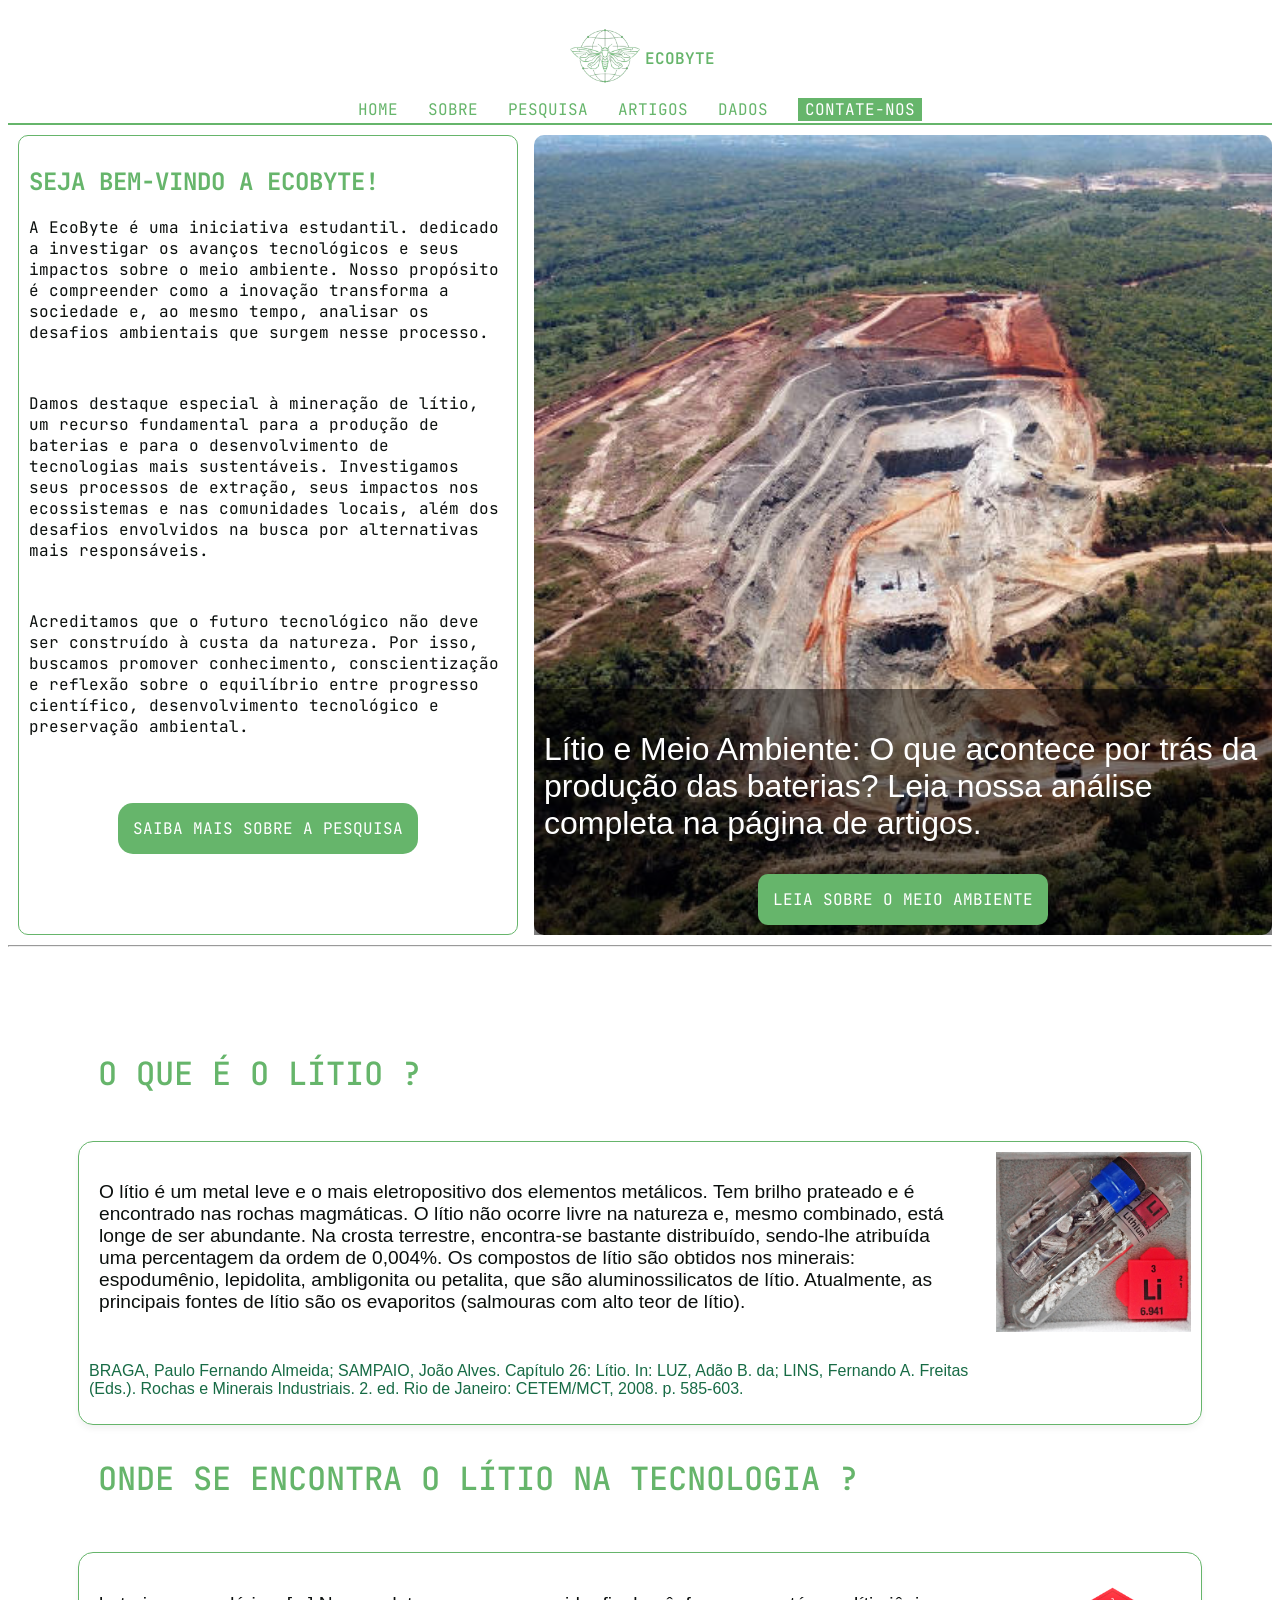
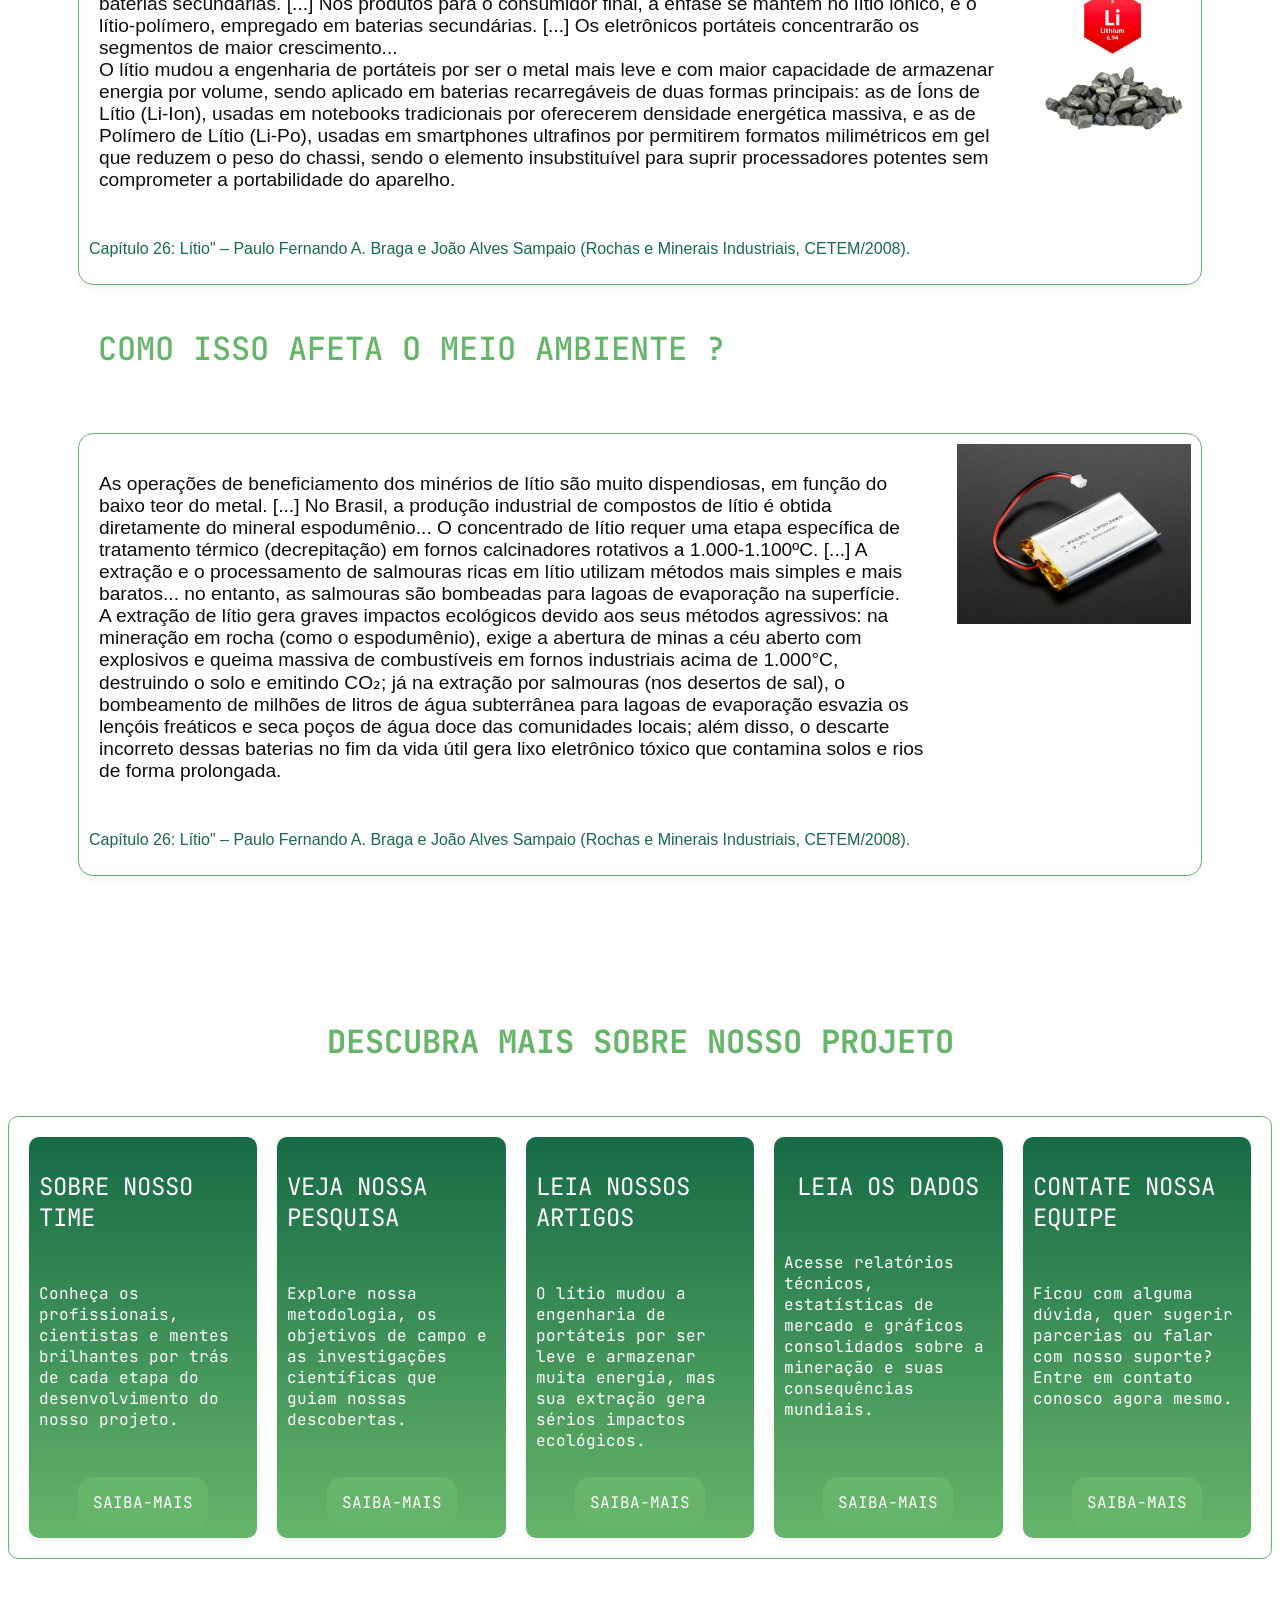
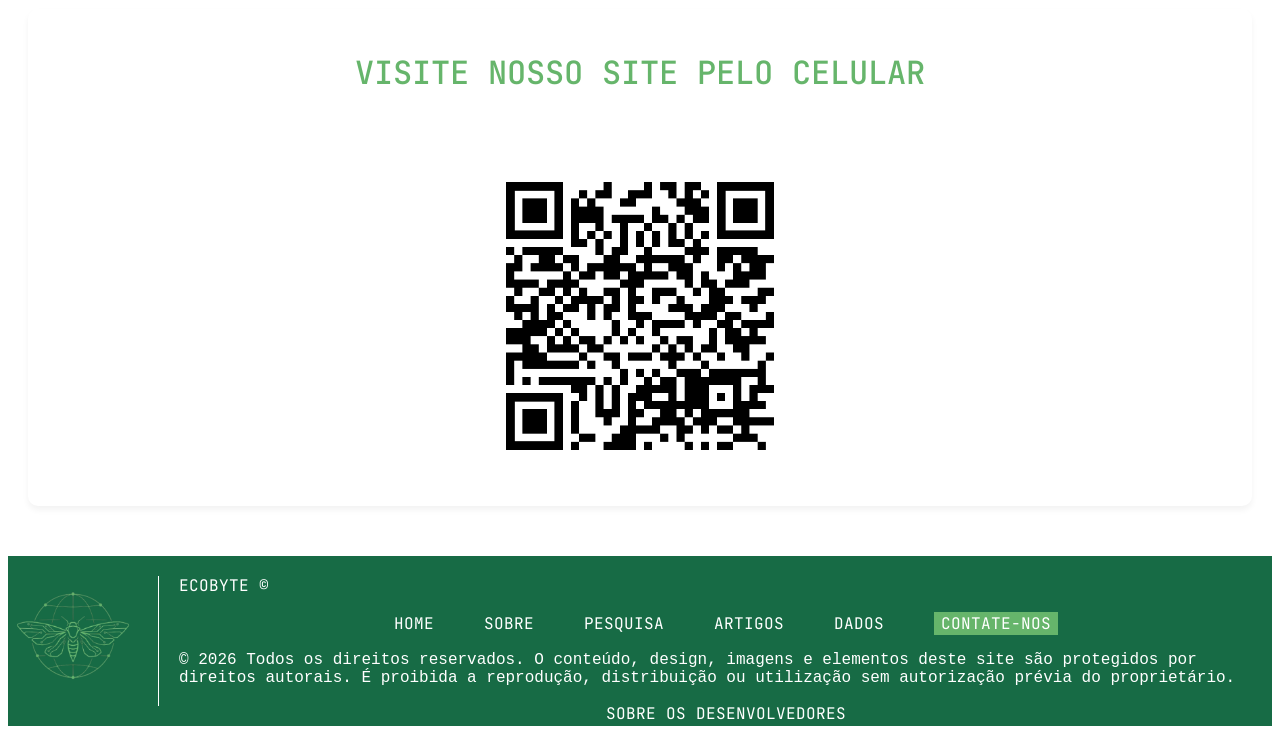
<file: index.html>
<!DOCTYPE html>
<html lang="pt-br">
<head>
    <meta charset="UTF-8">
    <meta name="viewport" content="width=device-width, initial-scale=1.0">
    <title>EcoByte</title>
    <!-- LOGOTIPO -->
    <link rel="icon" type="image/png" href="img/favicon_io/favicon-32x32.png">
    <!-- CSS -->
    <link rel="stylesheet" href="css/style.css">
    <!-- FONTE -->
    <link rel="preconnect" href="https://fonts.googleapis.com">
    <link rel="preconnect" href="https://fonts.gstatic.com" crossorigin>
    <link href="https://fonts.googleapis.com/css2?family=JetBrains+Mono:ital,wght@0,100..800;1,100..800&display=swap" rel="stylesheet">
    <!-- JS -->
    <script src="JS/cabecalho.js" defer></script>
    <script src="JS/hero.js" defer></script>
</head>
<body>
    <!-- TAGS SEMANTICAS -->
    <header>
        <nav>
           <!-- cabeçalho -->
            <div class="cabeca">
                <div class="icone"><img src="img/favicon_io/android-chrome-512x512.png" alt="Logo do Site EcoByte" class="logotipo"><p>ECOBYTE</p></div>
                <div class="secao">
                    <a href="index.html">HOME</a>
                    <a href="sobre.html">SOBRE</a>
                    <a href="pesquisa.html">PESQUISA</a>
                    <a href="artigo.html">ARTIGOS</a>
                    <a href="dados.html">DADOS</a>
                    <a href="contato.html" class="contato">CONTATE-NOS</a>
                </div>
            </div>
        </nav>
        
    </header>
    <div class="espaco-cabecalho"></div>

    <!-- Seção hero + aside-->
    <main>
        <div class="container-hero">
                <!-- Aside -->
        <aside class="aside-hero">
            <div class="coluna-principal">
                <h1 class="whitetext-aside">SEJA BEM-VINDO A ECOBYTE!</h1>
                <p class="text-aside">
                    A EcoByte é uma iniciativa estudantil. dedicado a investigar os avanços tecnológicos e seus impactos sobre o meio ambiente. Nosso propósito é compreender como a inovação transforma a sociedade e, ao mesmo tempo, analisar os desafios ambientais que surgem nesse processo.
                </p>    
                <br> 
                <p class="text-aside">
                    Damos destaque especial à mineração de lítio, um recurso fundamental para a produção de baterias e para o desenvolvimento de tecnologias mais sustentáveis. Investigamos seus processos de extração, seus impactos nos ecossistemas e nas comunidades locais, além dos desafios envolvidos na busca por alternativas mais responsáveis.
                </p> 
                <br> 
                <p class="text-aside">
                    Acreditamos que o futuro tecnológico não deve ser construído à custa da natureza. Por isso, buscamos promover conhecimento, conscientização e reflexão sobre o equilíbrio entre progresso científico, desenvolvimento tecnológico e preservação ambiental.
                </p>
            </div>
            <div class="botao-aside">
                <a href="pesquisa.html" class="saiba-mais">SAIBA MAIS SOBRE A PESQUISA</a>
            </div>
        </aside>
                <!-- Hero -->
        <section class="hero">
            <div class="plano-defundohero">
            <p class="convite-artigo">Lítio e Meio Ambiente: O que acontece por trás da produção das baterias? Leia nossa análise completa na página de artigos.</p>
            <a href="artigo.html" class="ler-sobre-meioambiente">LEIA SOBRE O MEIO AMBIENTE</a>
            </div>
        </section>
        </div>
        <hr>
        <!-- Sessão de Coentização-->
         <section class="litio-home">
            <!-- pergunta 1-->
            <h2 class="pergunta-central">O QUE É O LÍTIO ?</h2>
            <div class="resposta-central">
                <div>
                <p class="paragrafo-daresposta">O lítio é um metal leve e o mais eletropositivo dos elementos metálicos.
                Tem brilho prateado e é encontrado nas rochas magmáticas. O lítio não ocorre
                livre na natureza e, mesmo combinado, está longe de ser abundante. Na crosta
                terrestre, encontra-se bastante distribuído, sendo-lhe atribuída uma percentagem
                da ordem de 0,004%. Os compostos de lítio são obtidos nos minerais:
                espodumênio, lepidolita, ambligonita ou petalita, que são aluminossilicatos de
                lítio. Atualmente, as principais fontes de lítio são os evaporitos (salmouras com
                alto teor de lítio).</p>
                <p class="fontes">BRAGA, Paulo Fernando Almeida; SAMPAIO, João Alves. Capítulo 26: Lítio. In: LUZ, Adão B. da; LINS, Fernando A. Freitas (Eds.). Rochas e Minerais Industriais. 2. ed. Rio de Janeiro: CETEM/MCT, 2008. p. 585-603.
                </p>
                </div> 
                <div>
                <img src="img/litio_img/Lithium_Element.jpg" alt="Cristal bruto de espodumênio, um mineral rico em lítio" class="img-respostacentral">
                </figure>
                </div>
            </div>
            <!-- Pergunta 2-->
                <h3 class="pergunta-central">ONDE SE ENCONTRA O LÍTIO NA TECNOLOGIA ?</h3>
                <div class="resposta-central">
                    <div>
                        <p class="paragrafo-daresposta">baterias secundárias. [...] Nos produtos para o consumidor final, a ênfase se mantém no lítio iônico, e o lítio-polímero, empregado em baterias secundárias. [...] Os eletrônicos portáteis concentrarão os segmentos de maior crescimento... <br>
                            O lítio mudou a engenharia de portáteis por ser o metal mais leve e com maior capacidade de armazenar energia por volume, sendo aplicado em baterias recarregáveis de duas formas principais: as de Íons de Lítio (Li-Ion), usadas em notebooks tradicionais por oferecerem densidade energética massiva, e as de Polímero de Lítio (Li-Po), usadas em smartphones ultrafinos por permitirem formatos milimétricos em gel que reduzem o peso do chassi, sendo o elemento insubstituível para suprir processadores potentes sem comprometer a portabilidade do aparelho.
                        </p>
                        <p class="fontes">Capítulo 26: Lítio" – Paulo Fernando A. Braga e João Alves Sampaio (Rochas e Minerais Industriais, CETEM/2008).</p>
                    </div>
                    <div>
                        <img src="img/litio_img/Lithium_Sigla.png" alt="Sigla do Elemento Lítio" class="img-respostacentral">
                    </div>
                </div>
                <!-- Pergunta 3-->
                 <h4 class="pergunta-central">COMO ISSO AFETA O MEIO AMBIENTE ?</h4>
                 <div class="resposta-central">
                    <div>
                        <p class="paragrafo-daresposta">As operações de beneficiamento dos minérios de lítio são muito dispendiosas, em função do baixo teor do metal. [...] No Brasil, a produção industrial de compostos de lítio é obtida diretamente do mineral espodumênio... O concentrado de lítio requer uma etapa específica de tratamento térmico (decrepitação) em fornos calcinadores rotativos a 1.000-1.100ºC. [...] A extração e o processamento de salmouras ricas em lítio utilizam métodos mais simples e mais baratos... no entanto, as salmouras são bombeadas para lagoas de evaporação na superfície. <br>
                            A extração de lítio gera graves impactos ecológicos devido aos seus métodos agressivos: na mineração em rocha (como o espodumênio), exige a abertura de minas a céu aberto com explosivos e queima massiva de combustíveis em fornos industriais acima de 1.000°C, destruindo o solo e emitindo CO₂; já na extração por salmouras (nos desertos de sal), o bombeamento de milhões de litros de água subterrânea para lagoas de evaporação esvazia os lençóis freáticos e seca poços de água doce das comunidades locais; além disso, o descarte incorreto dessas baterias no fim da vida útil gera lixo eletrônico tóxico que contamina solos e rios de forma prolongada.
                        </p>
                        <p class="fontes">Capítulo 26: Lítio" – Paulo Fernando A. Braga e João Alves Sampaio (Rochas e Minerais Industriais, CETEM/2008).</p>
                    </div>
                    <div>
                        <img src="img/litio_img/Lithium_ion_battery.jpg" alt="Bateria que usa o Elemento Lítio" class="img-respostacentral">
                    </div>
                 </div>
        </section>

         <!-- ULTIMA SESSÃO DO HOME-->

         <section class="descubra-home">
            <h5 class="title-descubrahome">DESCUBRA MAIS SOBRE NOSSO PROJETO</h5>
            <div class="container-cards-home">
                
                <!-- CARD 1: SOBRE NOSSO TIME -->
                <div class="card-home">
                    <div><p class="textocard-home">SOBRE NOSSO TIME</p></div>
                    <p class="desc-card-home">Conheça os profissionais, cientistas e mentes brilhantes por trás de cada etapa do desenvolvimento do nosso projeto.</p>
                    <div class="end-home"><a href="sobre.html" class="saiba-mais">SAIBA-MAIS</a></div>
                </div>
        
                <!-- CARD 2: VEJA NOSSA PESQUISA -->
                <div class="card-home">
                    <div><p class="textocard-home">VEJA NOSSA PESQUISA</p></div>
                    <p class="desc-card-home">Explore nossa metodologia, os objetivos de campo e as investigações científicas que guiam nossas descobertas.</p>
                    <div class="end-home"><a href="pesquisa.html" class="saiba-mais">SAIBA-MAIS</a></div>
                </div>
        
                <!-- CARD 3: LEIA NOSSOS ARTIGOS -->
                <div class="card-home">
                    <div><p class="textocard-home">LEIA NOSSOS ARTIGOS</p></div>
                    <p class="desc-card-home">O lítio mudou a engenharia de portáteis por ser leve e armazenar muita energia, mas sua extração gera sérios impactos ecológicos.</p>
                    <div class="end-home"><a href="artigo.html" class="saiba-mais">SAIBA-MAIS</a></div>
                </div>
        
                <!-- CARD 4: LEIA OS DADOS -->
                <div class="card-home">
                    <div><p class="textocard-home">LEIA OS DADOS</p></div>
                    <p class="desc-card-home">Acesse relatórios técnicos, estatísticas de mercado e gráficos consolidados sobre a mineração e suas consequências mundiais.</p>
                    <div class="end-home"><a href="dados.html" class="saiba-mais">SAIBA-MAIS</a></div>
                </div>
        
                <!-- CARD 5: CONTATE NOSSA EQUIPE -->
                <div class="card-home">
                    <div><p class="textocard-home">CONTATE NOSSA EQUIPE</p></div>
                    <p class="desc-card-home">Ficou com alguma dúvida, quer sugerir parcerias ou falar com nosso suporte? Entre em contato conosco agora mesmo.</p>
                    <div class="end-home"><a href="contato.html" class="saiba-mais">SAIBA-MAIS</a></div>
                </div>
        
             
            </div>
        </section>
        

            </div>
         </section>

    </main>

<!--QR CODE-->


<div class="fundo_qr">

<div class="card_qr">
    <p class="qr-convite">VISITE NOSSO SITE PELO CELULAR</p>

    <div class="bg_qr">
<img src="img/qr-code.png" class="foto_qr" alt="">
</div>
</div>

</div>


    <footer>
        <div class="logodefooter"><img src="img/favicon_io/android-chrome-192x192.png" alt="Logo Oficial do Site"></div>
        <div class="barra"></div>
        <div class="footer-content">
            <p class="slogan">ECOBYTE &copy;</p>
            <div class="secao-footer">
                <a href="index.html">HOME</a>
                <a href="sobre.html">SOBRE</a>
                <a href="pesquisa.html">PESQUISA</a>
                <a href="artigo.html">ARTIGOS</a>
                <a href="dados.html">DADOS</a>
                <a href="contato.html" class="contato">CONTATE-NOS</a>
            </div>
            <p class="aviso">© 2026 Todos os direitos reservados. O conteúdo, design, imagens e elementos deste site são protegidos por direitos autorais. É proibida a reprodução, distribuição ou utilização sem autorização prévia do proprietário.</p>
            <div class="credit-mais"><a href="sobre.html">SOBRE OS DESENVOLVEDORES</a></div>
        </div>
    </footer>
</body>
</html>
</file>
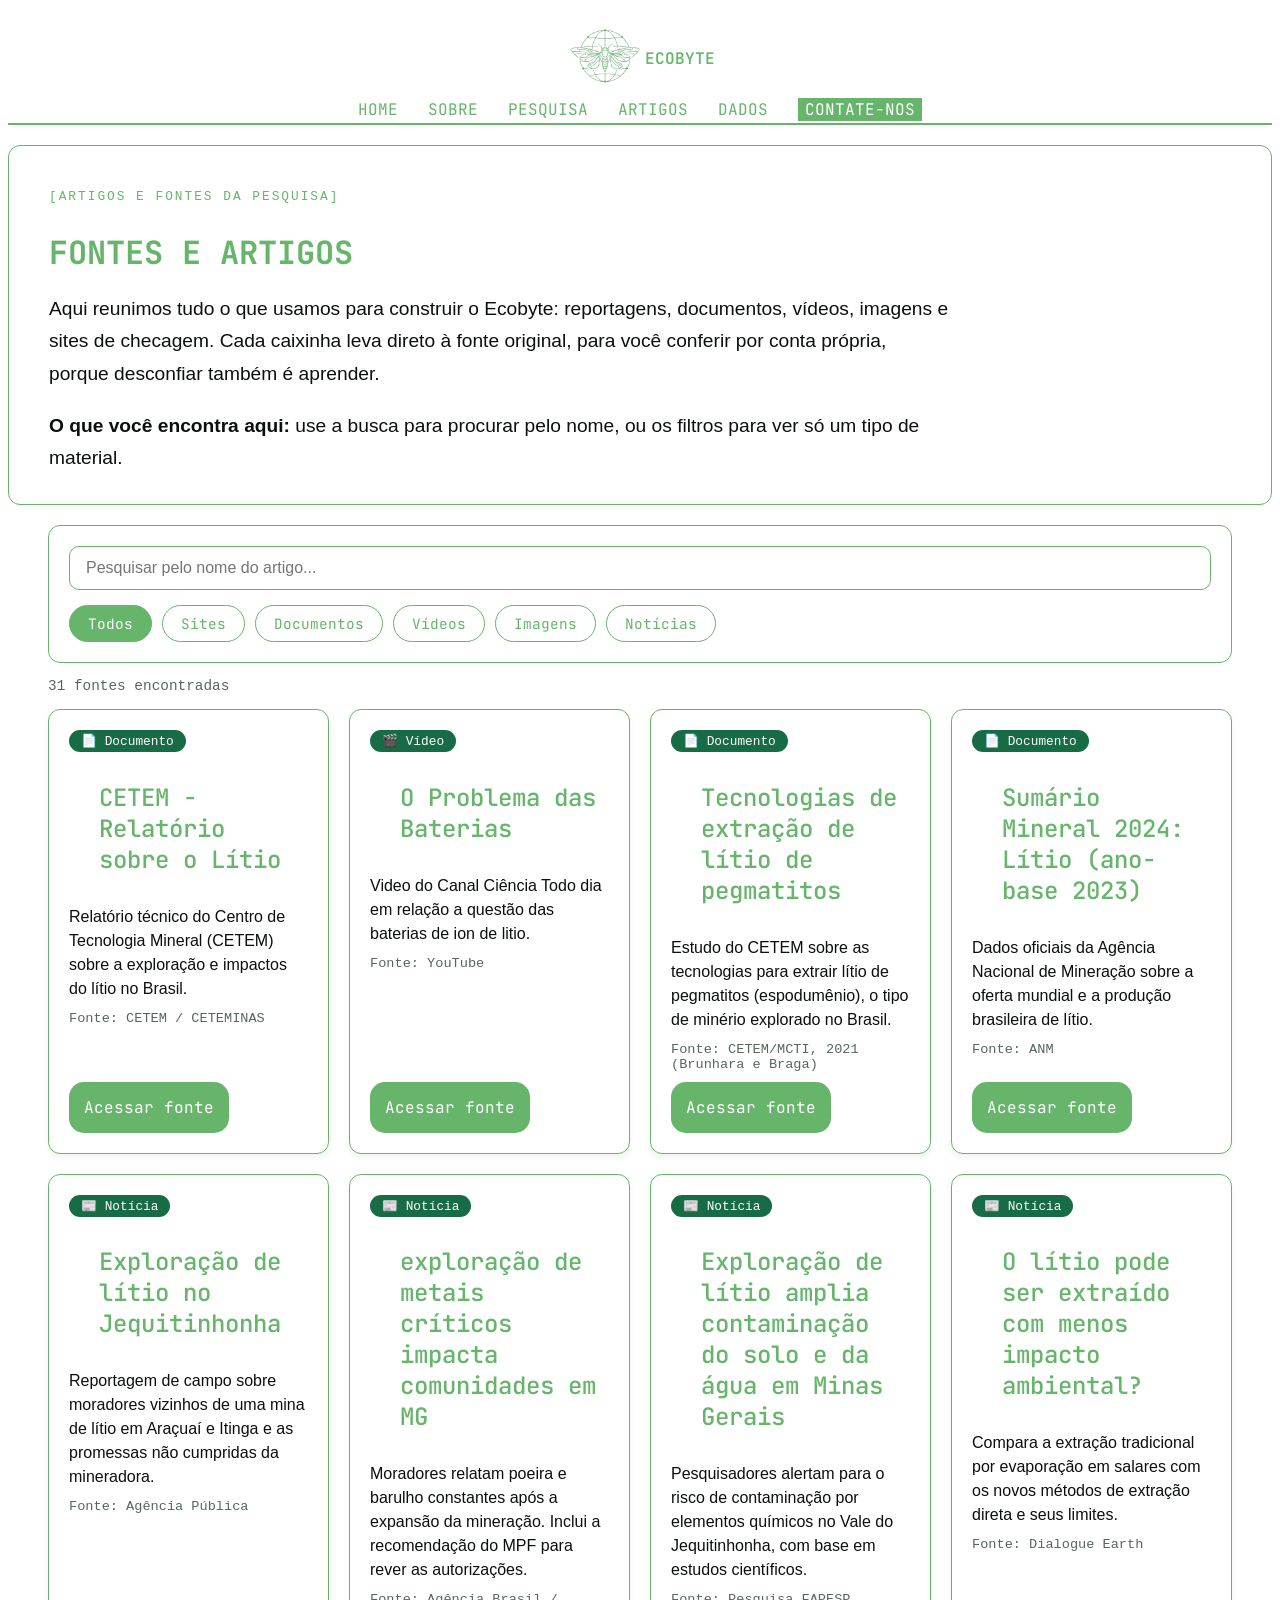
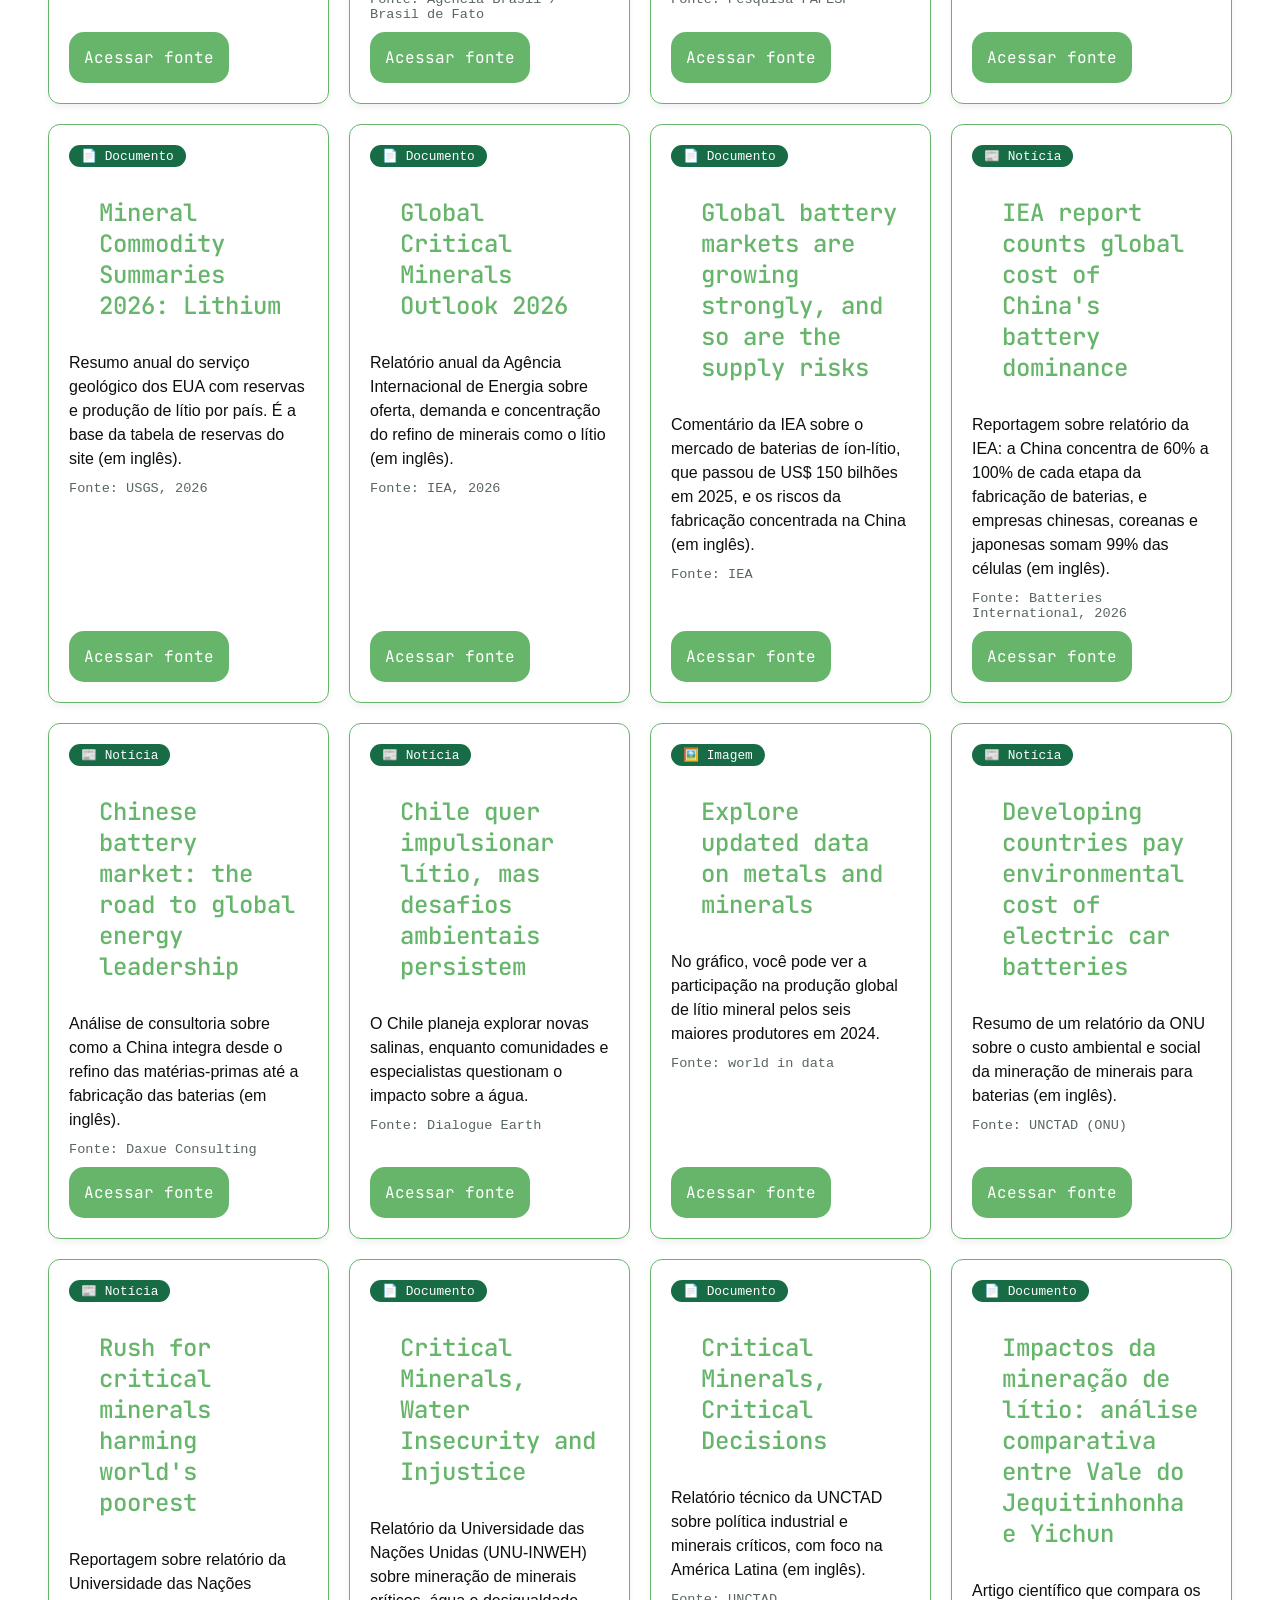
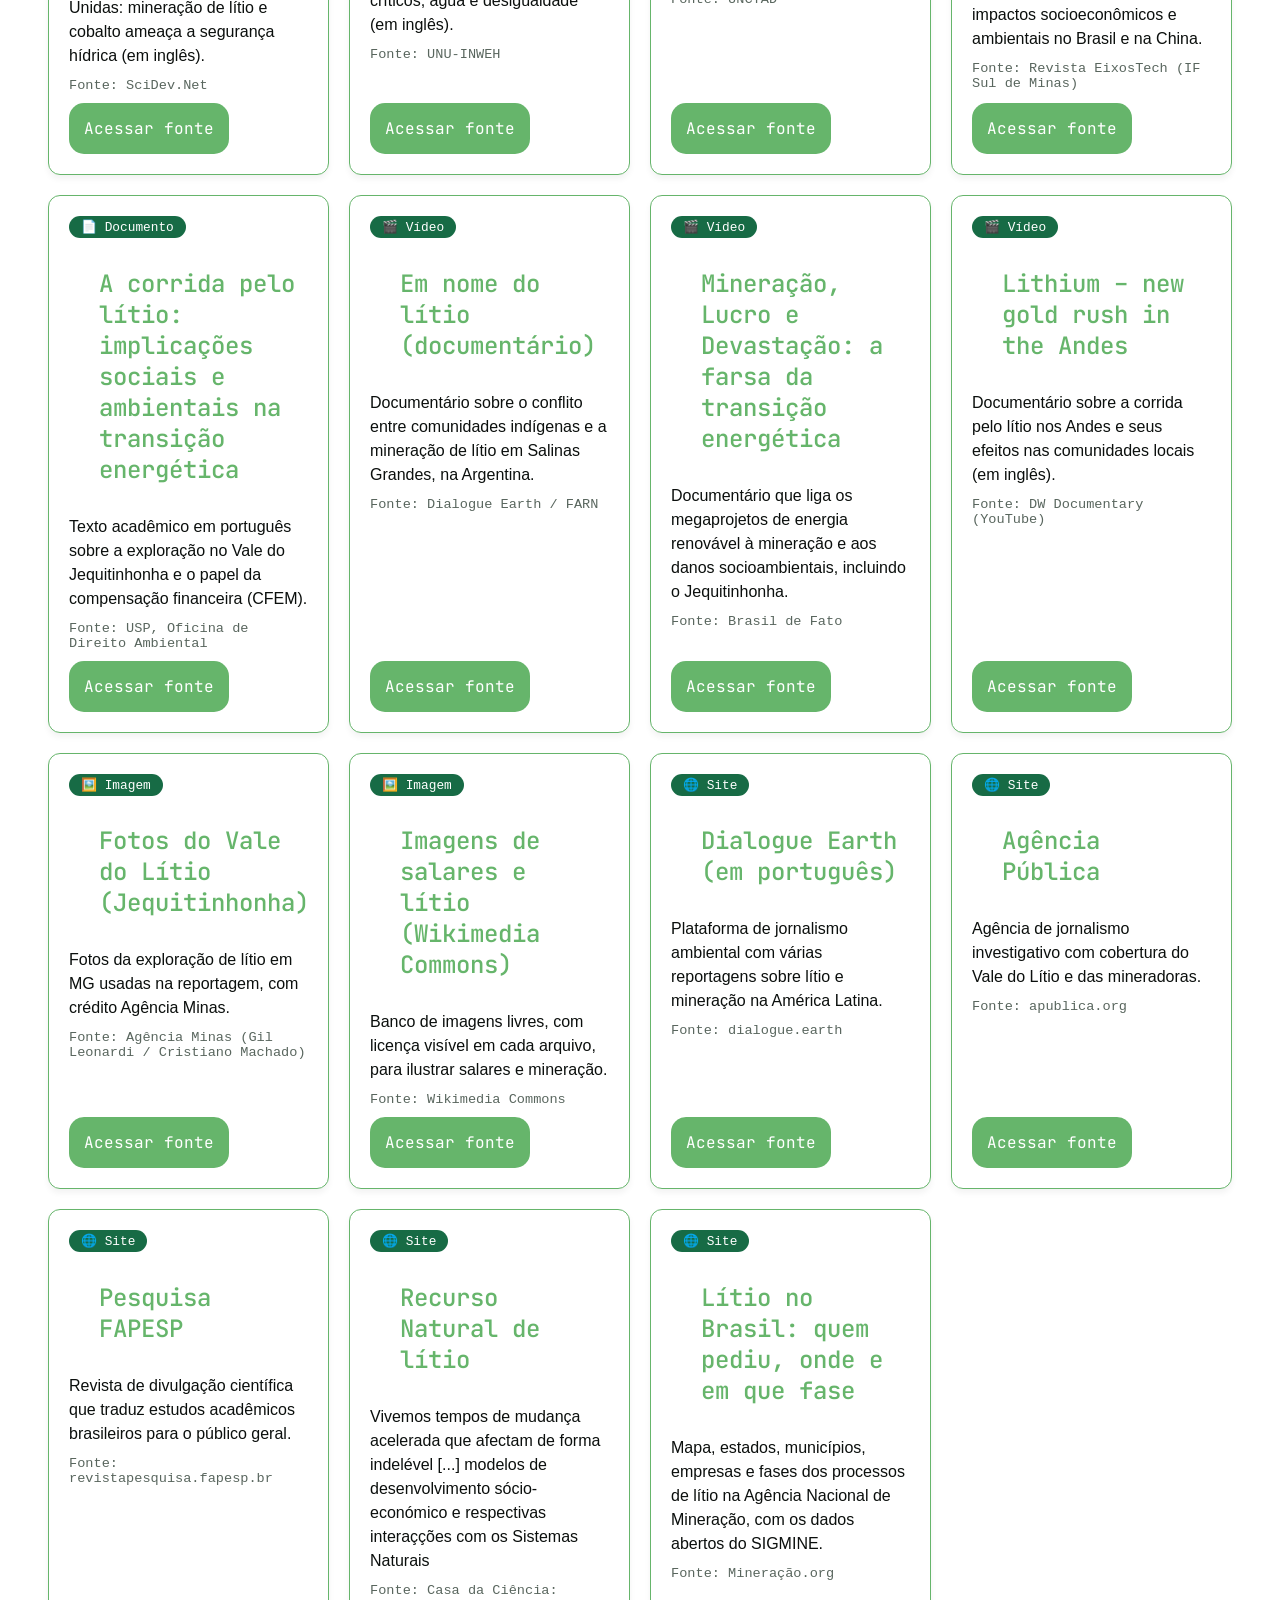
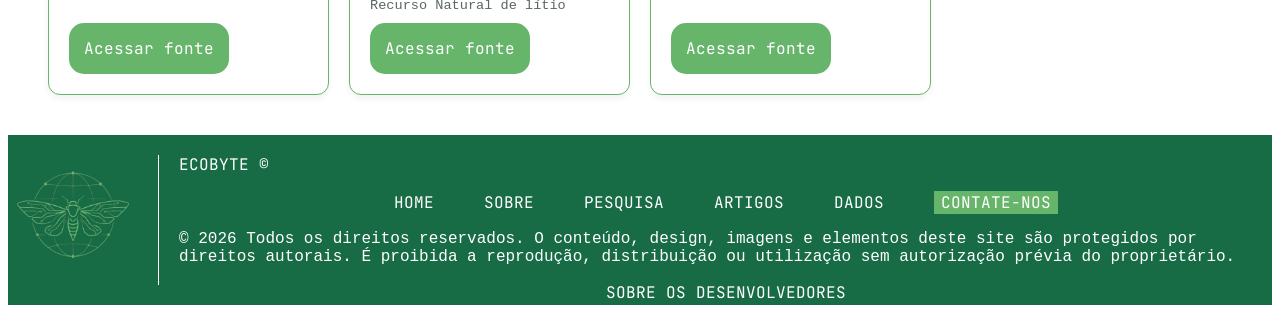
<file: artigo.html>
<!DOCTYPE html>
<html lang="pt-br">
<head>
    <meta charset="UTF-8">
    <meta name="viewport" content="width=device-width, initial-scale=1.0">
    <title>EcoByte</title>
    <!-- LOGOTIPO -->
    <link rel="icon" type="image/png" href="img/favicon_io/favicon-32x32.png">
    <!-- CSS -->
    <link rel="stylesheet" href="css/style.css">
    <!-- FONTE -->
    <link rel="preconnect" href="https://fonts.googleapis.com">
    <link rel="preconnect" href="https://fonts.gstatic.com" crossorigin>
    <link href="https://fonts.googleapis.com/css2?family=JetBrains+Mono:ital,wght@0,100..800;1,100..800&display=swap" rel="stylesheet">
    <!-- JS -->
    <script src="JS/cabecalho.js" defer></script>
    <script src="JS/artigo.js" defer></script>
</head>
<body>
    <!-- TAGS SEMANTICAS -->
    <header>
        <nav>
           <!-- cabeçalho -->
            <div class="cabeca">
                <div class="icone"><img src="img/favicon_io/android-chrome-512x512.png" alt="Logo do Site EcoByte" class="logotipo"><p>ECOBYTE</p></div>
                <div class="secao">
                    <a href="index.html">HOME</a>
                    <a href="sobre.html">SOBRE</a>
                    <a href="pesquisa.html">PESQUISA</a>
                    <a href="artigo.html">ARTIGOS</a>
                    <a href="dados.html">DADOS</a>
                    <a href="contato.html" class="contato">CONTATE-NOS</a>
                </div>
            </div>
        </nav>
        
    </header>
    <div class="espaco-cabecalho"></div>
    <main>
        <section class="intro">
            <span class="etiqueta-faq">[ARTIGOS E FONTES DA PESQUISA]</span>
    <h1>FONTES E ARTIGOS</h1>
    <p>
        Aqui reunimos tudo o que usamos para construir o Ecobyte: reportagens,
        documentos, vídeos, imagens e sites de checagem. Cada caixinha leva direto à fonte original,
        para você conferir por conta própria, porque desconfiar também é aprender.
    </p>
    <p>
        <strong>O que você encontra aqui:</strong> use a busca para procurar pelo nome,
        ou os filtros para ver só um tipo de material.
    </p>
</section>

<section class="artigos-lista">

    <div class="artigos-barra">
        <input
            type="search"
            id="busca-artigos"
            placeholder="Pesquisar pelo nome do artigo..."
            aria-label="Pesquisar artigos">

        <div class="artigos-filtros" id="filtros-artigos">
            <button class="filtro ativo" data-tipo="todos">Todos</button>
            <button class="filtro" data-tipo="site">Sites</button>
            <button class="filtro" data-tipo="documento">Documentos</button>
            <button class="filtro" data-tipo="video">Vídeos</button>
            <button class="filtro" data-tipo="imagem">Imagens</button>
            <button class="filtro" data-tipo="noticia">Notícias</button>
        </div>
    </div>

    <p class="artigos-contagem" id="contagem-artigos" aria-live="polite"></p>

    <div class="grid-artigos" id="grid-artigos"></div>

    <p class="artigos-vazio" id="vazio-artigos" hidden>
        Nenhuma fonte encontrada. Tente outro termo ou filtro.
    </p>

</section>
    </main>

    <footer>
        <div class="logodefooter"><img src="img/favicon_io/android-chrome-192x192.png" alt="Logo Oficial do Site"></div>
        <div class="barra"></div>
        <div class="footer-content">
            <p class="slogan">ECOBYTE &copy;</p>
            <div class="secao-footer">
                <a href="index.html">HOME</a>
                <a href="sobre.html">SOBRE</a>
                <a href="pesquisa.html">PESQUISA</a>
                <a href="artigo.html">ARTIGOS</a>
                <a href="dados.html">DADOS</a>
                <a href="contato.html" class="contato">CONTATE-NOS</a>
            </div>
            <p class="aviso">© 2026 Todos os direitos reservados. O conteúdo, design, imagens e elementos deste site são protegidos por direitos autorais. É proibida a reprodução, distribuição ou utilização sem autorização prévia do proprietário.</p>
            <div class="credit-mais"><a href="sobre.html">SOBRE OS DESENVOLVEDORES</a></div>

            
        </div>
    </footer>
</body>
</html>
</file>
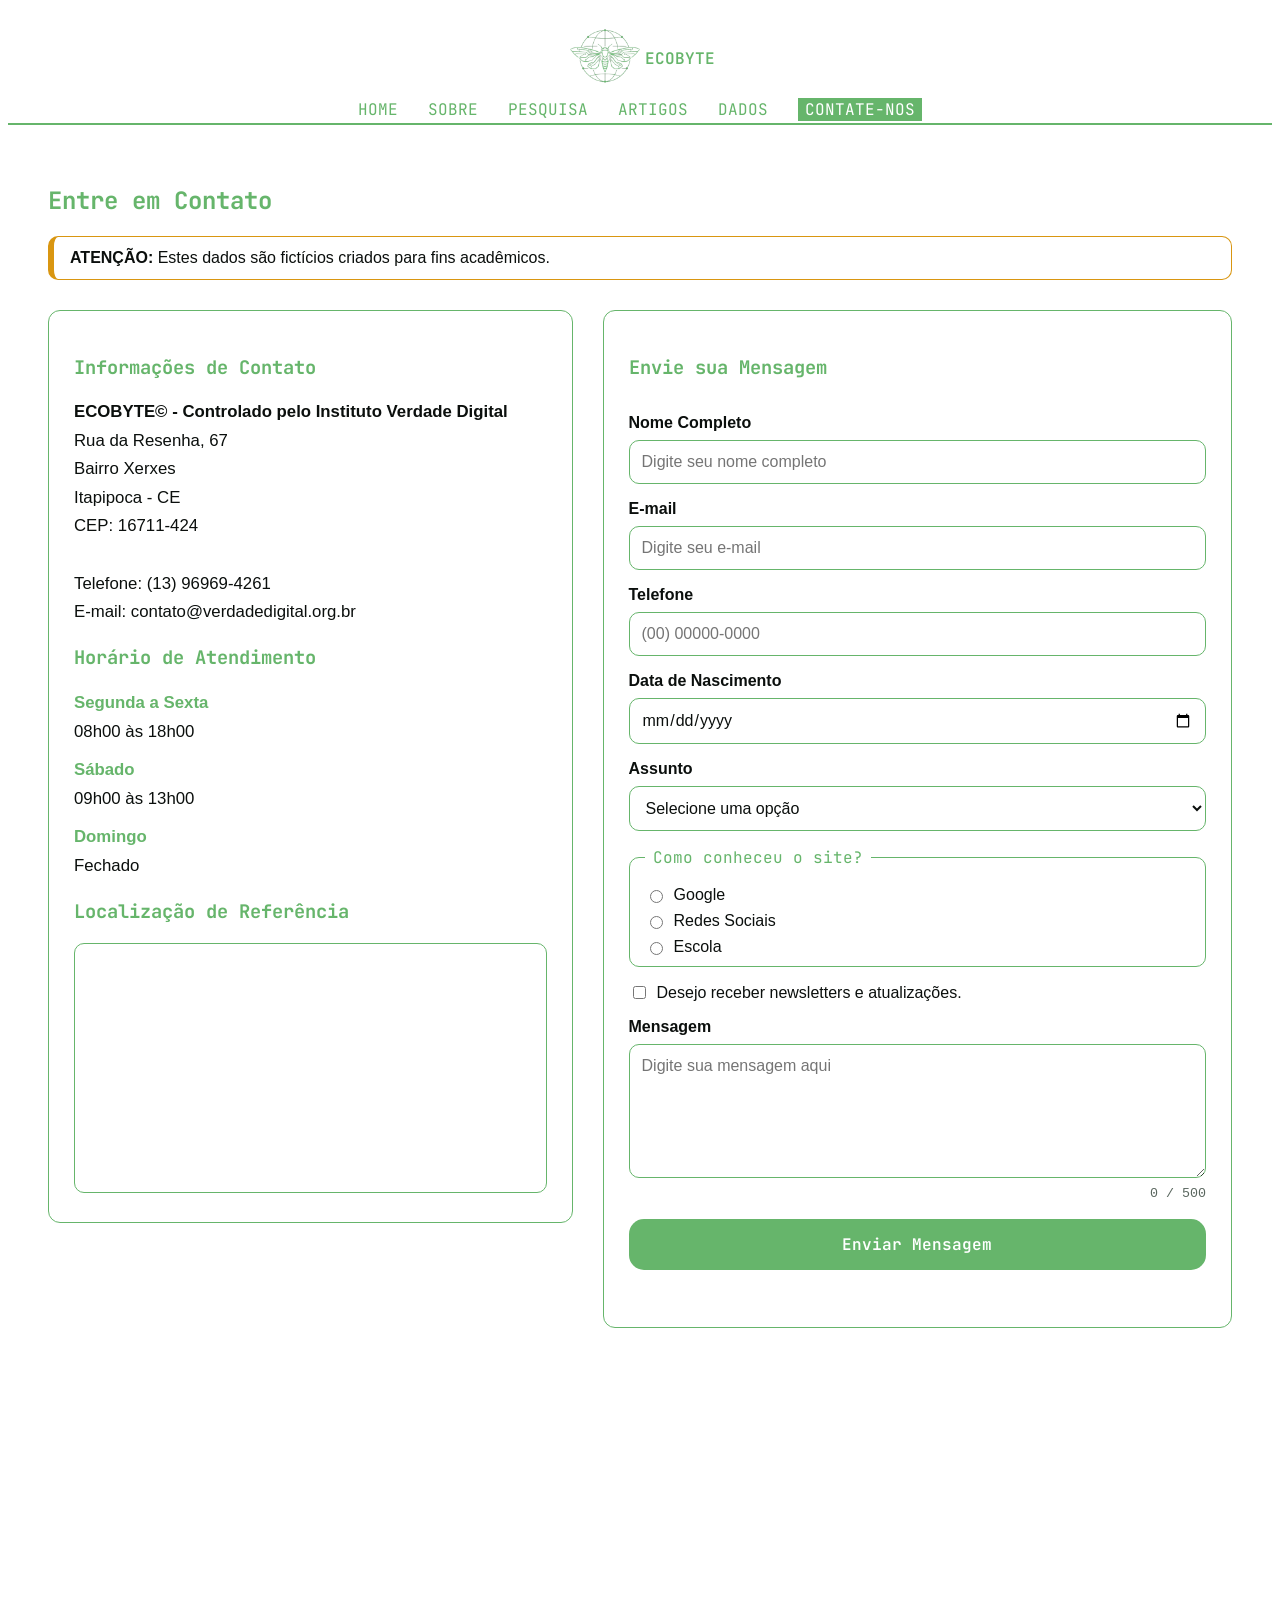
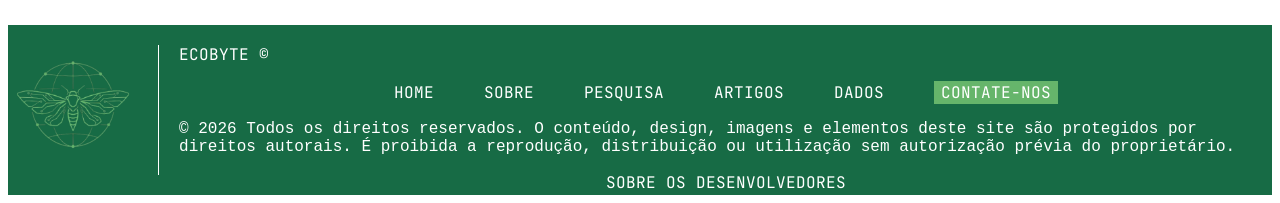
<file: contato.html>
<!DOCTYPE html>
<html lang="pt-br">
<head>
    <meta charset="UTF-8">
    <meta name="viewport" content="width=device-width, initial-scale=1.0">
    <title>EcoByte</title>
    <!-- LOGOTIPO -->
    <link rel="icon" type="image/png" href="img/favicon_io/favicon-32x32.png">
    <!-- CSS -->
    <link rel="stylesheet" href="css/style.css">
    <!-- FONTE -->
    <link rel="preconnect" href="https://fonts.googleapis.com">
    <link rel="preconnect" href="https://fonts.gstatic.com" crossorigin>
    <link href="https://fonts.googleapis.com/css2?family=JetBrains+Mono:ital,wght@0,100..800;1,100..800&display=swap" rel="stylesheet">
    <!-- JS -->
    <script src="JS/cabecalho.js" defer></script>
    <script src="JS/contato.js" defer></script>
</head>
<body>
    <!-- TAGS SEMANTICAS -->
    <header>
        <nav>
           <!-- cabeçalho -->
            <div class="cabeca">
                <div class="icone"><img src="img/favicon_io/android-chrome-512x512.png" alt="Logo do Site EcoByte" class="logotipo"><p>ECOBYTE</p></div>
                <div class="secao">
                    <a href="index.html">HOME</a>
                    <a href="sobre.html">SOBRE</a>
                    <a href="pesquisa.html">PESQUISA</a>
                    <a href="artigo.html">ARTIGOS</a>
                    <a href="dados.html">DADOS</a>
                    <a href="contato.html" class="contato">CONTATE-NOS</a>
                </div>
            </div>
        </nav>
        
    </header>
    <div class="espaco-cabecalho"></div>
    <main>
        <section id="contato" class="contato-secao">

    <h2>Entre em Contato</h2>

    <div class="aviso-ficticio">
        <strong>ATENÇÃO:</strong> Estes dados são fictícios criados para fins acadêmicos.
    </div>

    <div class="contato-layout">

        <div class="informacoes">

            <h3>Informações de Contato</h3>

            <address>
                <strong>ECOBYTE&copy; - Controlado pelo Instituto Verdade Digital</strong><br>
                Rua da Resenha, 67<br>
                Bairro Xerxes<br>
                Itapipoca - CE<br>
                CEP: 16711-424<br><br>

                Telefone: (13) 96969-4261<br>
                E-mail: contato@verdadedigital.org.br
            </address>

            <h3>Horário de Atendimento</h3>

            <dl>
                <dt>Segunda a Sexta</dt>
                <dd>08h00 às 18h00</dd>

                <dt>Sábado</dt>
                <dd>09h00 às 13h00</dd>

                <dt>Domingo</dt>
                <dd>Fechado</dd>
            </dl>

            <h3>Localização de Referência</h3>

            <iframe
                title="Mapa de referência"
                src="https://www.google.com/maps?q=IFSP+Cubatão&output=embed"
                loading="lazy"
                referrerpolicy="no-referrer-when-downgrade">
            </iframe>

        </div>

        <form class="formulario-contato" id="form-contato" novalidate>

            <h3>Envie sua Mensagem</h3>

            <label for="nome">Nome Completo</label>
            <input type="text" id="nome" name="nome" placeholder="Digite seu nome completo" required>

            <label for="email">E-mail</label>
            <input type="email" id="email" name="email" placeholder="Digite seu e-mail" required>

            <label for="telefone">Telefone</label>
            <input type="tel" id="telefone" name="telefone" placeholder="(00) 00000-0000" maxlength="15">

            <label for="nascimento">Data de Nascimento</label>
            <input type="date" id="nascimento" name="nascimento" min="1900-01-01">

            <label for="assunto">Assunto</label>
            <select id="assunto" name="assunto" required>
                <option value="">Selecione uma opção</option>
                <option>Denúncia</option>
                <option>Voluntariado</option>
                <option>Parceria</option>
                <option>Imprensa</option>
                <option>Outro</option>
            </select>

            <fieldset>
                <legend>Como conheceu o site?</legend>

                <label class="opcao">
                    <input type="radio" name="origem" value="google"> Google
                </label>
                <label class="opcao">
                    <input type="radio" name="origem" value="redes"> Redes Sociais
                </label>
                <label class="opcao">
                    <input type="radio" name="origem" value="escola"> Escola
                </label>
            </fieldset>

            <label class="opcao">
                <input type="checkbox" name="newsletter">
                Desejo receber newsletters e atualizações.
            </label>

            <label for="mensagem">Mensagem</label>
            <textarea id="mensagem" name="mensagem" rows="6" maxlength="500" placeholder="Digite sua mensagem aqui" required></textarea>
            <small class="contador" id="contador">0 / 500</small>

            <button type="submit">Enviar Mensagem</button>

            <p class="status-form" id="status-form" role="status" aria-live="polite"></p>

        </form>

    </div>

</section>
    </main>

    <footer>
        <div class="logodefooter"><img src="img/favicon_io/android-chrome-192x192.png" alt="Logo Oficial do Site"></div>
        <div class="barra"></div>
        <div class="footer-content">
            <p class="slogan">ECOBYTE &copy;</p>
            <div class="secao-footer">
                <a href="index.html">HOME</a>
                <a href="sobre.html">SOBRE</a>
                <a href="pesquisa.html">PESQUISA</a>
                <a href="artigo.html">ARTIGOS</a>
                <a href="dados.html">DADOS</a>
                <a href="contato.html" class="contato">CONTATE-NOS</a>
            </div>
            <p class="aviso">© 2026 Todos os direitos reservados. O conteúdo, design, imagens e elementos deste site são protegidos por direitos autorais. É proibida a reprodução, distribuição ou utilização sem autorização prévia do proprietário.</p>
            <div class="credit-mais"><a href="sobre.html">SOBRE OS DESENVOLVEDORES</a></div>
        </div>
    </footer>
</body>
</html>
</file>
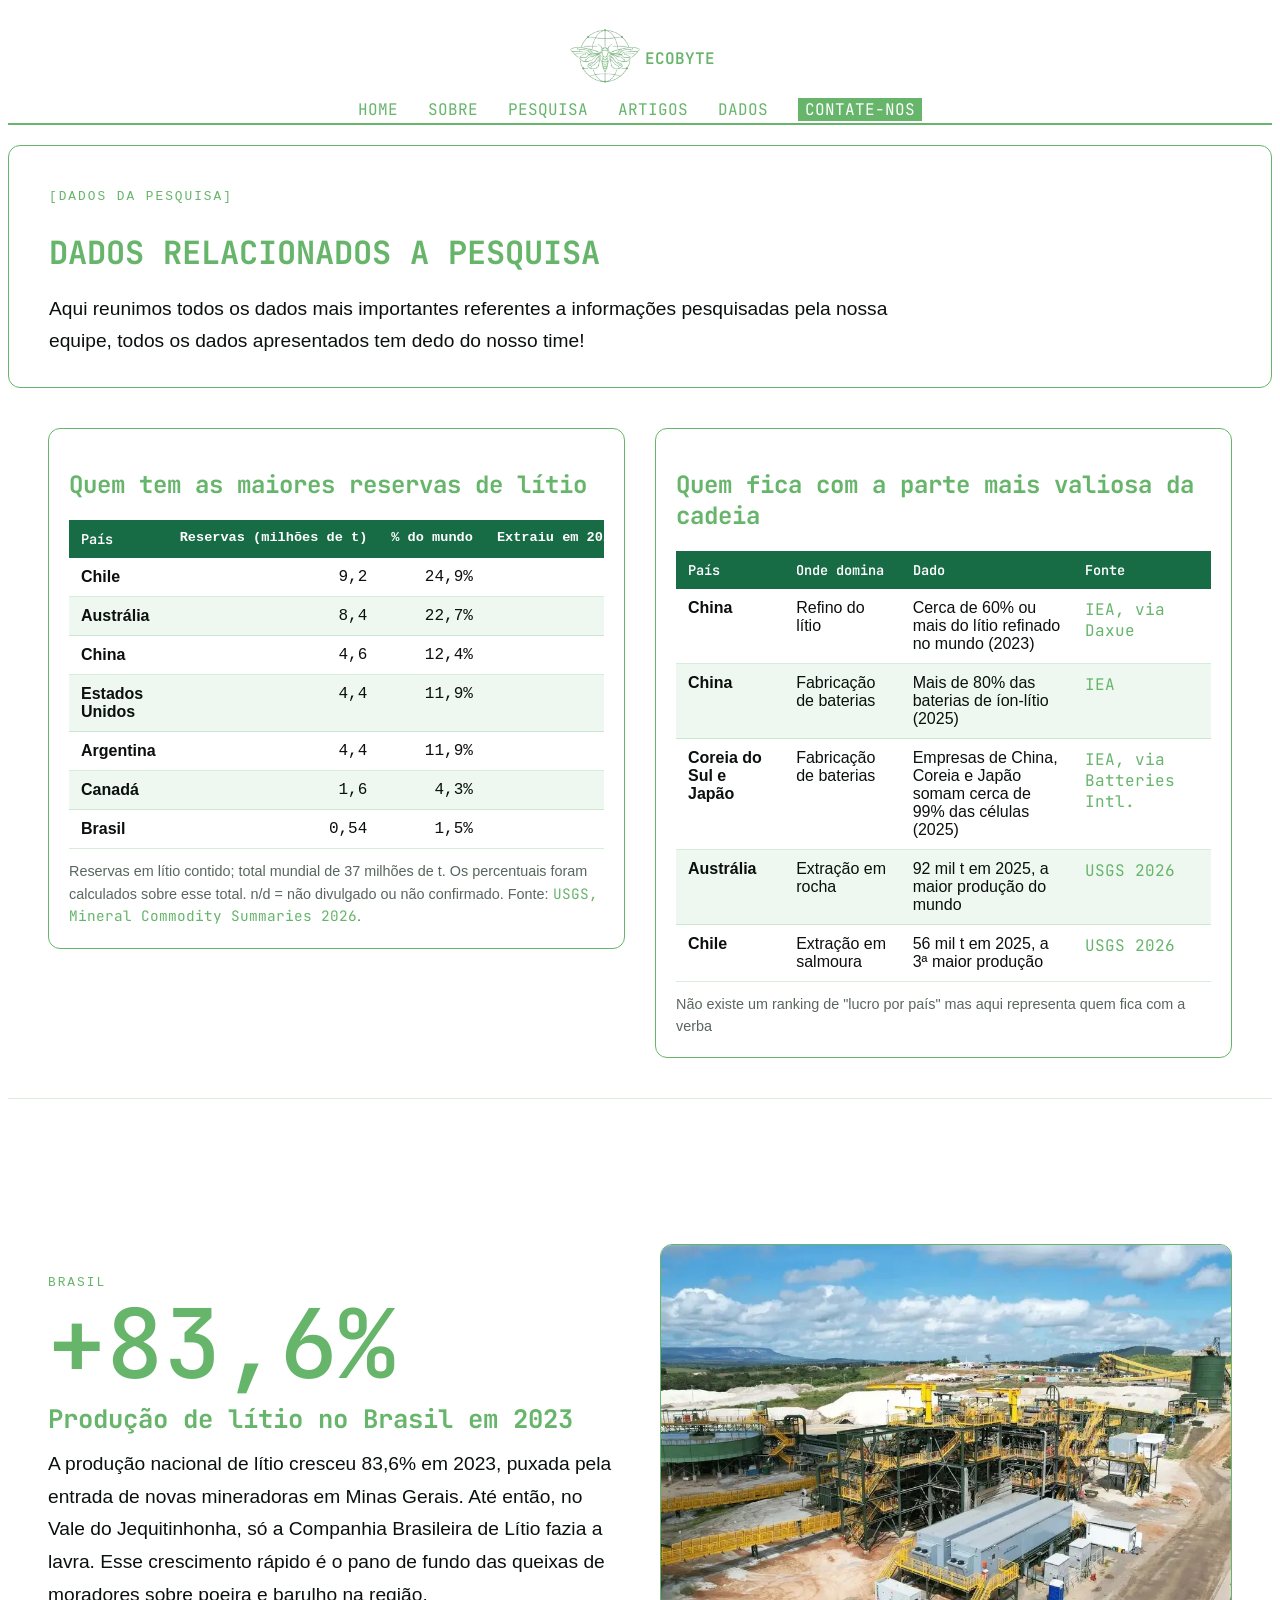
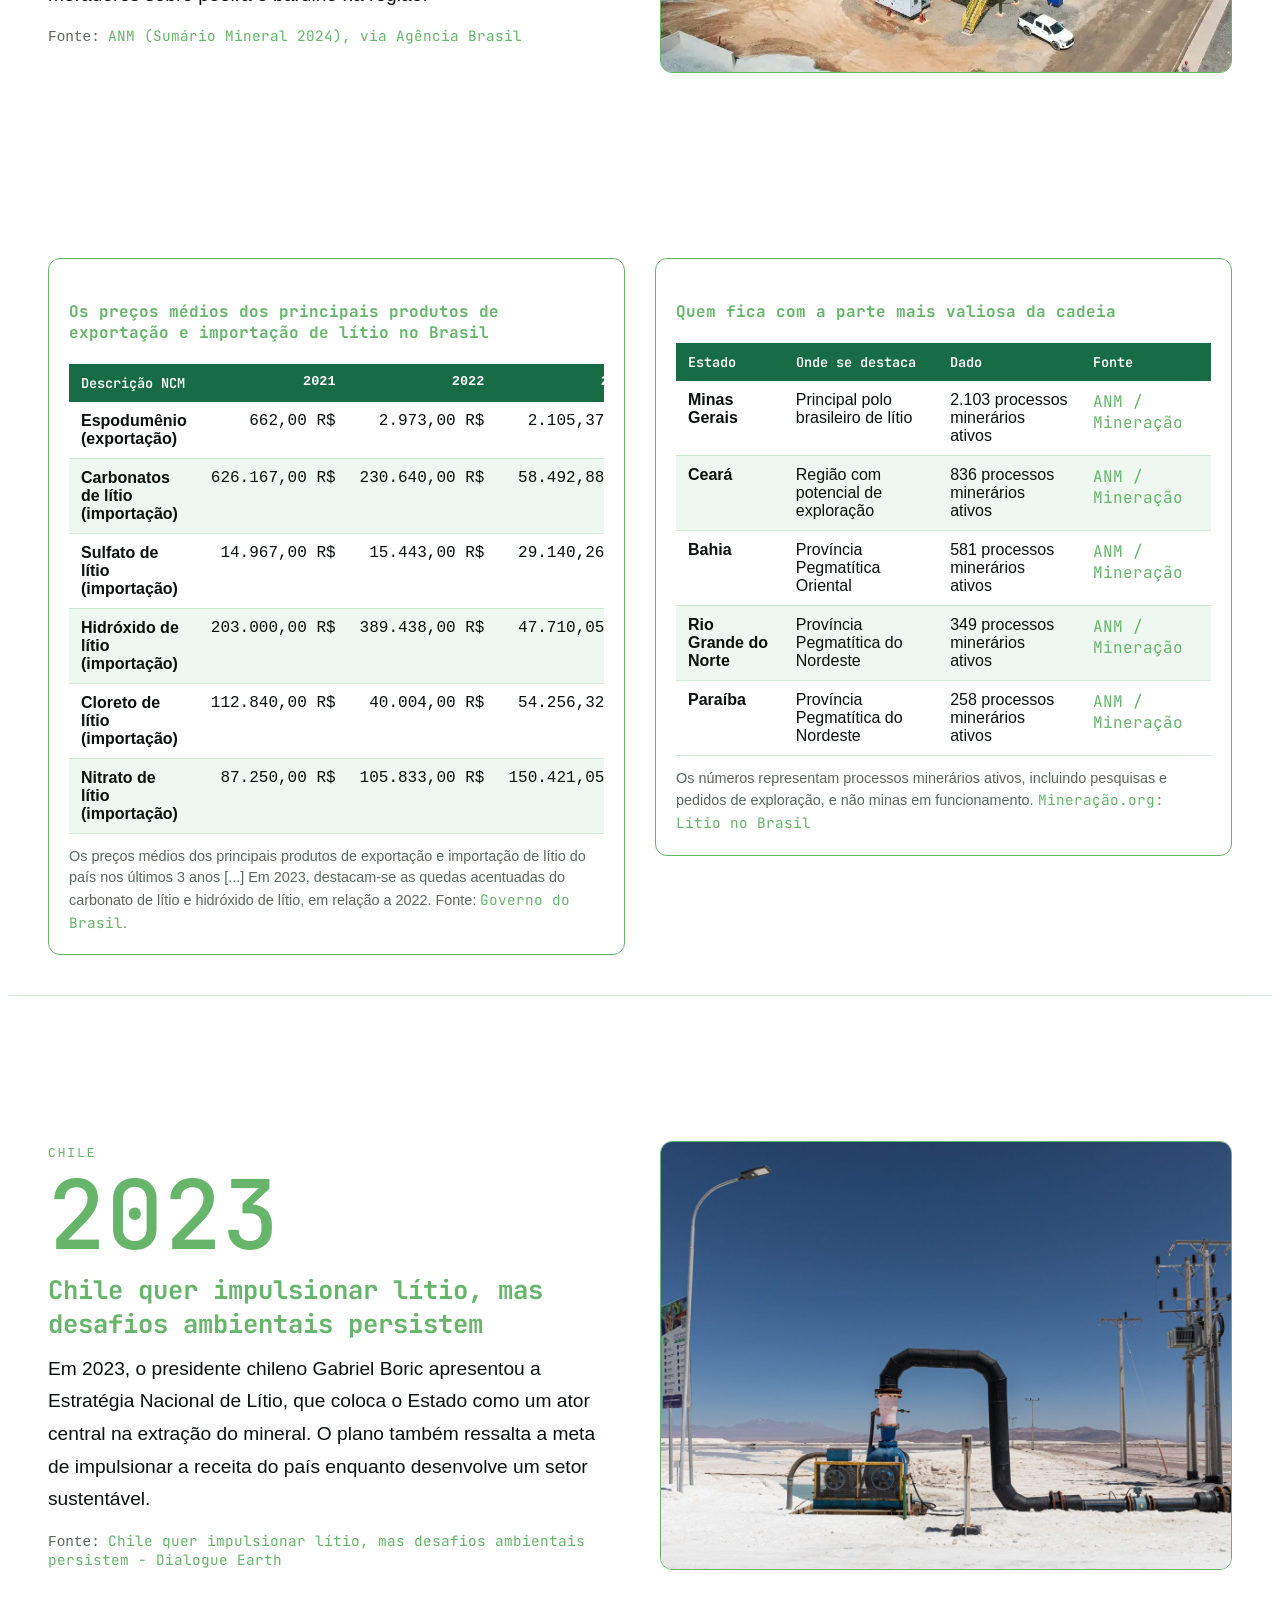
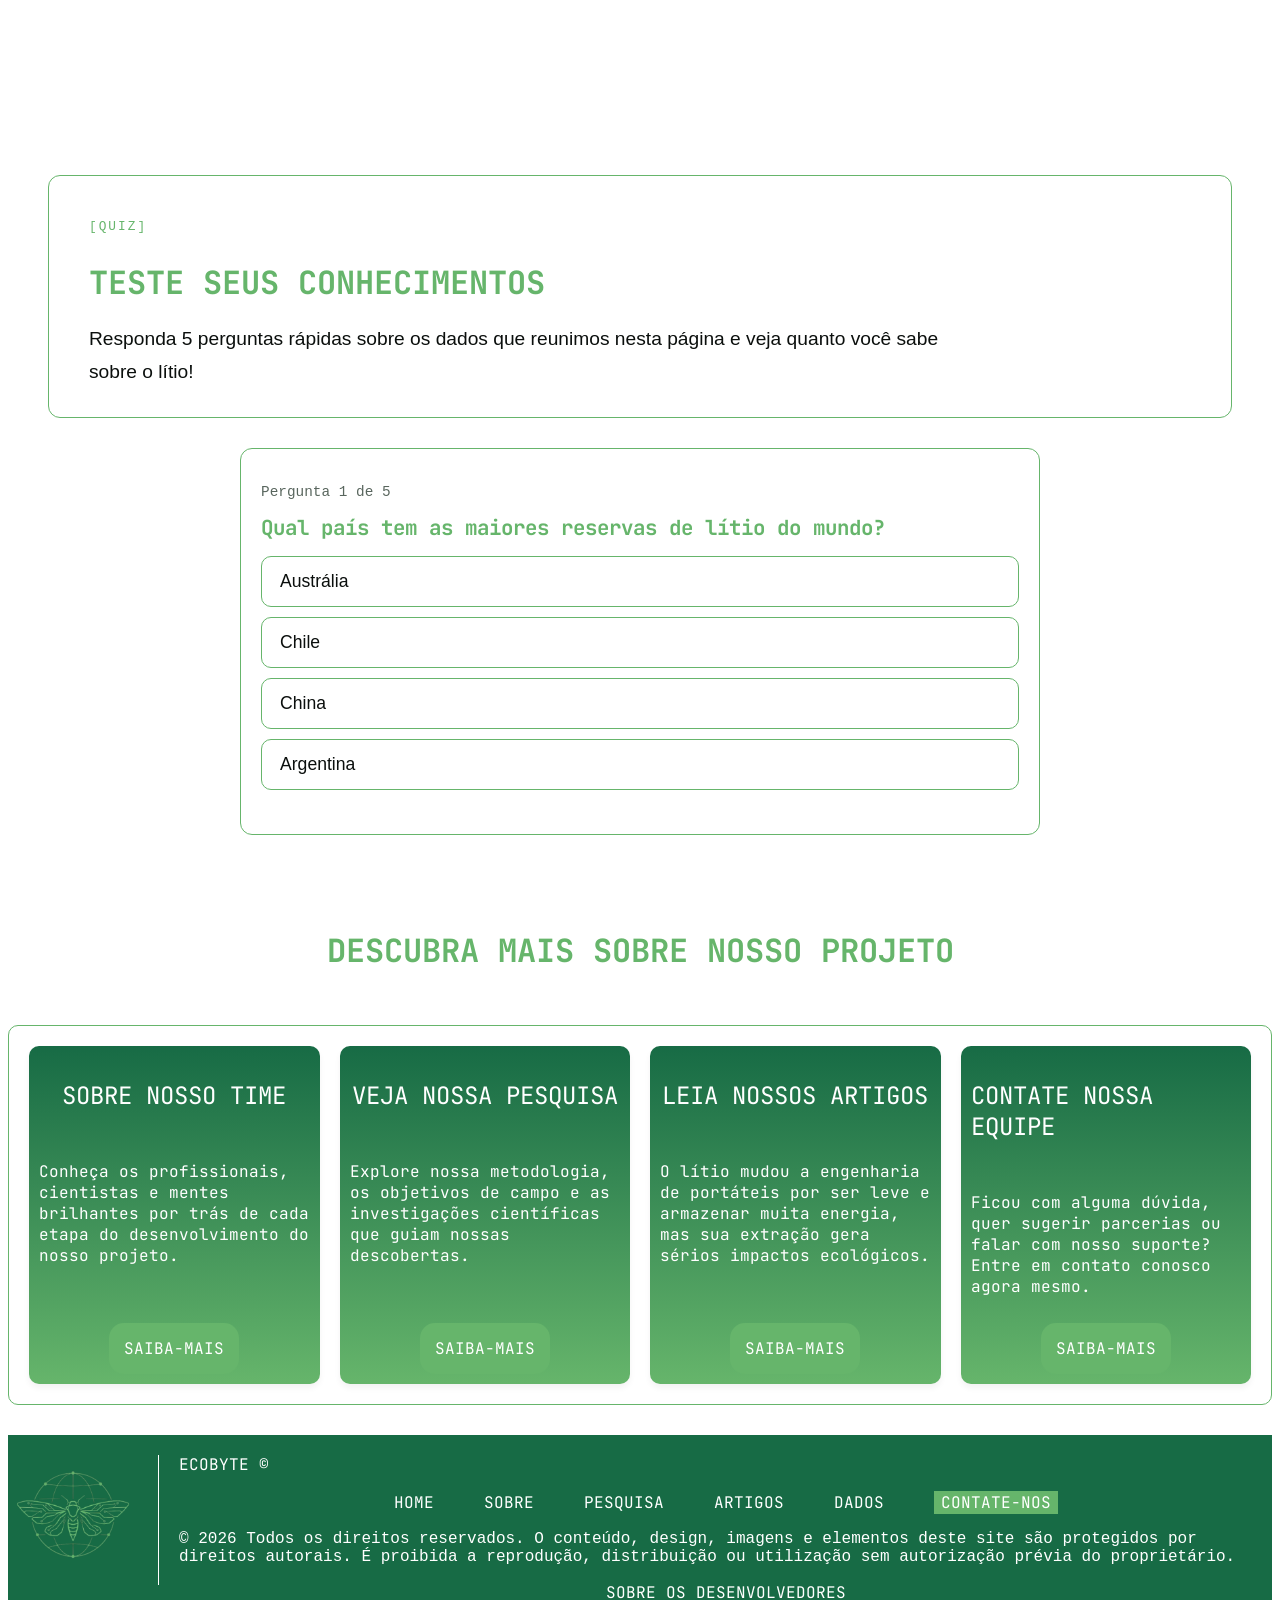
<file: dados.html>
<!DOCTYPE html>
<html lang="pt-br">
<head>
    <meta charset="UTF-8">
    <meta name="viewport" content="width=device-width, initial-scale=1.0">
    <title>EcoByte</title>
    <!-- LOGOTIPO -->
    <link rel="icon" type="image/png" href="img/favicon_io/favicon-32x32.png">
    <!-- CSS -->
    <link rel="stylesheet" href="css/style.css">
    <!-- FONTE -->
    <link rel="preconnect" href="https://fonts.googleapis.com">
    <link rel="preconnect" href="https://fonts.gstatic.com" crossorigin>
    <link href="https://fonts.googleapis.com/css2?family=JetBrains+Mono:ital,wght@0,100..800;1,100..800&display=swap" rel="stylesheet">
    <!-- JS -->
    <script src="JS/cabecalho.js" defer></script>
    <script src="JS/quiz.js" defer></script>
</head>
<body>
    <!-- TAGS SEMANTICAS -->
    <header>
        <nav>
           <!-- cabeçalho -->
            <div class="cabeca">
                <div class="icone"><img src="img/favicon_io/android-chrome-512x512.png" alt="Logo do Site EcoByte" class="logotipo"><p>ECOBYTE</p></div>
                <div class="secao">
                    <a href="index.html">HOME</a>
                    <a href="sobre.html">SOBRE</a>
                    <a href="pesquisa.html">PESQUISA</a>
                    <a href="artigo.html">ARTIGOS</a>
                    <a href="dados.html">DADOS</a>
                    <a href="contato.html" class="contato">CONTATE-NOS</a>
                </div>
            </div>
        </nav>
        
    </header>
    <div class="espaco-cabecalho"></div>

    <main>
        <!-- INTRODUÇÃO-->
        <section class="intro">
            <span class="etiqueta-faq">[DADOS DA PESQUISA]</span>
    <h1>DADOS RELACIONADOS A PESQUISA</h1>
    <p>
        Aqui reunimos todos os dados mais importantes referentes a informações pesquisadas pela nossa equipe, todos os dados apresentados tem dedo do nosso time!
    </p>
</section>
<section class="dados-tabelas">

    <!-- TABELA 1: RESERVAS -->
    <div class="tabela-card">
        <h2 id="titulo-reservas">Quem tem as maiores reservas de lítio</h2>
        <div class="tabela-rolagem">
            <table aria-labelledby="titulo-reservas">
                <thead>
                    <tr>
                        <th scope="col">País</th>
                        <th scope="col" class="num">Reservas (milhões de t)</th>
                        <th scope="col" class="num">% do mundo</th>
                        <th scope="col" class="num">Extraiu em 2025 (mil t)</th>
                    </tr>
                </thead>
                <tbody>
                    <tr><th scope="row">Chile</th><td class="num">9,2</td><td class="num">24,9%</td><td class="num">56</td></tr>
                    <tr><th scope="row">Austrália</th><td class="num">8,4</td><td class="num">22,7%</td><td class="num">92</td></tr>
                    <tr><th scope="row">China</th><td class="num">4,6</td><td class="num">12,4%</td><td class="num">62</td></tr>
                    <tr><th scope="row">Estados Unidos</th><td class="num">4,4</td><td class="num">11,9%</td><td class="num">n/d</td></tr>
                    <tr><th scope="row">Argentina</th><td class="num">4,4</td><td class="num">11,9%</td><td class="num">23</td></tr>
                    <tr><th scope="row">Canadá</th><td class="num">1,6</td><td class="num">4,3%</td><td class="num">n/d</td></tr>
                    <tr><th scope="row">Brasil</th><td class="num">0,54</td><td class="num">1,5%</td><td class="num">n/d</td></tr>
                </tbody>
            </table>
        </div>
        <p class="tabela-fonte">
            Reservas em lítio contido; total mundial de 37 milhões de t. Os percentuais foram calculados sobre esse total. n/d = não divulgado ou não confirmado.
            Fonte: <a href="https://pubs.usgs.gov/periodicals/mcs2026/mcs2026-lithium.pdf" target="_blank" rel="noopener noreferrer">USGS, Mineral Commodity Summaries 2026</a>.
        </p>
    </div>

    <!-- TABELA 2: QUEM FICA COM A PARTE MAIS VALIOSA -->
    <div class="tabela-card">
        <h2 id="titulo-lucro">Quem fica com a parte mais valiosa da cadeia</h2>
        <div class="tabela-rolagem">
            <table aria-labelledby="titulo-lucro">
                <thead>
                    <tr>
                        <th scope="col">País</th>
                        <th scope="col">Onde domina</th>
                        <th scope="col">Dado</th>
                        <th scope="col">Fonte</th>
                    </tr>
                </thead>
                <tbody>
                    <tr>
                        <th scope="row">China</th>
                        <td>Refino do lítio</td>
                        <td>Cerca de 60% ou mais do lítio refinado no mundo (2023)</td>
                        <td><a href="https://daxueconsulting.com/chinese-battery-market-goes-global/" target="_blank" rel="noopener noreferrer">IEA, via Daxue</a></td>
                    </tr>
                    <tr>
                        <th scope="row">China</th>
                        <td>Fabricação de baterias</td>
                        <td>Mais de 80% das baterias de íon-lítio (2025)</td>
                        <td><a href="https://iea.org/commentaries/global-battery-markets-are-growing-strongly-and-so-are-the-supply-risks" target="_blank" rel="noopener noreferrer">IEA</a></td>
                    </tr>
                    <tr>
                        <th scope="row">Coreia do Sul e Japão</th>
                        <td>Fabricação de baterias</td>
                        <td>Empresas de China, Coreia e Japão somam cerca de 99% das células (2025)</td>
                        <td><a href="https://www.batteriesinternational.com/?p=25095" target="_blank" rel="noopener noreferrer">IEA, via Batteries Intl.</a></td>
                    </tr>
                    <tr>
                        <th scope="row">Austrália</th>
                        <td>Extração em rocha</td>
                        <td>92 mil t em 2025, a maior produção do mundo</td>
                        <td><a href="https://pubs.usgs.gov/periodicals/mcs2026/mcs2026-lithium.pdf" target="_blank" rel="noopener noreferrer">USGS 2026</a></td>
                    </tr>
                    <tr>
                        <th scope="row">Chile</th>
                        <td>Extração em salmoura</td>
                        <td>56 mil t em 2025, a 3ª maior produção</td>
                        <td><a href="https://pubs.usgs.gov/periodicals/mcs2026/mcs2026-lithium.pdf" target="_blank" rel="noopener noreferrer">USGS 2026</a></td>
                    </tr>
                </tbody>
            </table>
        </div>
        <p class="tabela-fonte">
            Não existe um ranking de "lucro por país" mas aqui representa quem fica com a verba
        </p>
    </div>

</section>

<!-- MODELO DE CONTAINER: copie o <article> inteiro para cada dado -->
<article class="dado-bloco">

    <div class="dado-texto">
        <span class="dado-categoria">BRASIL</span>
        <span class="dado-numero">+83,6%</span>
        <h3 class="dado-titulo">Produção de lítio no Brasil em 2023</h3>
        <p class="dado-descricao">
            A produção nacional de lítio cresceu 83,6% em 2023, puxada pela entrada de novas mineradoras em Minas Gerais.
            Até então, no Vale do Jequitinhonha, só a Companhia Brasileira de Lítio fazia a lavra. Esse crescimento rápido é o pano de fundo das queixas de moradores sobre poeira e barulho na região.
        </p>
        <p class="dado-fonte">
            Fonte:
            <a href="https://www.brasildefato.com.br/2025/10/05/vale-do-litio-exploracao-de-metais-criticos-impacta-comunidades-em-mg/" target="_blank" rel="noopener noreferrer">ANM (Sumário Mineral 2024), via Agência Brasil</a>
        </p>
    </div>

    <figure class="dado-imagem">
        <img src="img/dados/vale_do_jeti.webp" alt="Reserva de Lítio no Vale do Jequitinhonha">
    </figure>

</article>



<section class="dados-tabelas">

    <!-- TABELA 3: NO BRASIL: Os preços médios dos principais produtos de exportação e importação de lítio -->
    <div class="tabela-card">
        <h4 id="titulo-reservas">Os preços médios dos principais produtos de exportação e importação de lítio no Brasil</h4>
        <div class="tabela-rolagem">
            <table aria-labelledby="titulo-reservas">
                <thead>
                    <tr>
                        <th scope="col">Descrição NCM</th>
                        <th scope="col" class="num">2021</th>
                        <th scope="col" class="num">2022</th>
                        <th scope="col" class="num">2023</th>
                    </tr>
                </thead>
                <tbody>
                    <tr><th scope="row">Espodumênio (exportação)</th><td class="num">662,00 R$</td><td class="num">2.973,00 R$</td><td class="num">2.105,37 R$ </td></tr>
                    <tr><th scope="row">Carbonatos de lítio (importação)</th><td class="num">626.167,00 R$</td><td class="num">230.640,00 R$</td><td class="num">58.492,88 R$</td></tr>
                    <tr><th scope="row">Sulfato de lítio (importação)</th><td class="num">14.967,00 R$</td><td class="num">15.443,00 R$</td><td class="num">29.140,26 R$</td></tr>
                    <tr><th scope="row">Hidróxido de lítio (importação)</th><td class="num">203.000,00 R$</td><td class="num">389.438,00 R$</td><td class="num">47.710,05 R$</td></tr>
                    <tr><th scope="row">Cloreto de lítio (importação) </th><td class="num">112.840,00 R$</td><td class="num">40.004,00 R$</td><td class="num">54.256,32 R$</td></tr>
                    <tr><th scope="row">Nitrato de lítio (importação)</th><td class="num">87.250,00 R$</td><td class="num">105.833,00 R$</td><td class="num">150.421,05 R$</td></tr>
                </tbody>
            </table>
        </div>
        <p class="tabela-fonte">
            Os preços médios dos principais produtos de exportação e importação de lítio do país nos últimos 3 
anos [...] Em 2023, destacam-se as quedas acentuadas do carbonato de 
lítio e hidróxido de lítio, em relação a 2022. 
            Fonte: <a href="https://www.gov.br/anm/pt-br/assuntos/economia-mineral/publicacoes/sumario-mineral/sumario-mineral-brasileiro-2024/litio-2024-ano-base-2023.pdf" target="_blank" rel="noopener noreferrer">Governo do Brasil</a>.
        </p>
    </div>

    <!-- TABELA 4: QUEM FICA COM A PARTE MAIS VALIOSA -->
    <div class="tabela-card">
        <h4 id="titulo-lucro">Quem fica com a parte mais valiosa da cadeia</h4>
        <div class="tabela-rolagem">

<table aria-labelledby="titulo-lucro">
    <thead>
        <tr>
            <th scope="col">Estado</th>
            <th scope="col">Onde se destaca</th>
            <th scope="col">Dado</th>
            <th scope="col">Fonte</th>
        </tr>
    </thead>
    <tbody>
        <tr>
            <th scope="row">Minas Gerais</th>
            <td>Principal polo brasileiro de lítio</td>
            <td>2.103 processos minerários ativos</td>
            <td><a href="https://mineracao.org/dados/litio-no-brasil/" target="_blank" rel="noopener noreferrer">ANM / Mineração</a></td>
        </tr>
        <tr>
            <th scope="row">Ceará</th>
            <td>Região com potencial de exploração</td>
            <td>836 processos minerários ativos</td>
            <td><a href="https://mineracao.org/dados/litio-no-brasil/" target="_blank" rel="noopener noreferrer">ANM / Mineração</a></td>
        </tr>
        <tr>
            <th scope="row">Bahia</th>
            <td>Província Pegmatítica Oriental</td>
            <td>581 processos minerários ativos</td>
            <td><a href="https://mineracao.org/dados/litio-no-brasil/" target="_blank" rel="noopener noreferrer">ANM / Mineração</a></td>
        </tr>
        <tr>
            <th scope="row">Rio Grande do Norte</th>
            <td>Província Pegmatítica do Nordeste</td>
            <td>349 processos minerários ativos</td>
            <td><a href="https://mineracao.org/dados/litio-no-brasil/" target="_blank" rel="noopener noreferrer">ANM / Mineração</a></td>
        </tr>
        <tr>
            <th scope="row">Paraíba</th>
            <td>Província Pegmatítica do Nordeste</td>
            <td>258 processos minerários ativos</td>
            <td><a href="https://mineracao.org/dados/litio-no-brasil/" target="_blank" rel="noopener noreferrer">ANM / Mineração</a></td>
        </tr>
    </tbody>
</table>

        </div>
        <p class="tabela-fonte">
            Os números representam processos minerários ativos, incluindo pesquisas e pedidos de exploração, e não minas em funcionamento. <a href="https://mineracao.org/dados/litio-no-brasil/" target="_blank" rel="noopener noreferrer">Mineração.org: Lítio no Brasil</a>
        </p>
    </div>

</section>


<article class="dado-bloco">

    <div class="dado-texto">
        <span class="dado-categoria">CHILE</span>
        <span class="dado-numero">2023</span>
        <h3 class="dado-titulo">Chile quer impulsionar lítio, mas desafios ambientais persistem</h3>
        <p class="dado-descricao">
            Em 2023, o presidente chileno Gabriel Boric apresentou a Estratégia Nacional de Lítio, que coloca o Estado como um ator central na extração do mineral. O plano também ressalta a meta de impulsionar a receita do país enquanto desenvolve um setor sustentável.
        </p>
        <p class="dado-fonte">
            Fonte:
            <a href="https://dialogue.earth/pt-br/negocios/chile-litio-estrategia-desafios-ambientais/" target="_blank" rel="noopener noreferrer">Chile quer impulsionar lítio, mas desafios ambientais persistem - Dialogue Earth</a>
        </p>
    </div>

    <figure class="dado-imagem">
        <img src="img/dados/mina_de_litio.jpg" alt="Mina de lítio no Deserto do Atacama, Chile">
    </figure>
 </div>

</article>
 <!-- QUIZ -->
<section class="quiz-secao" id="quiz">

    <div class="intro">
        <span class="etiqueta-faq">[QUIZ]</span>
        <h1>TESTE SEUS CONHECIMENTOS</h1>
        <p>
            Responda 5 perguntas rápidas sobre os dados que reunimos nesta página e veja quanto você sabe sobre o lítio!
        </p>
    </div>

    <div class="tabela-card quiz-card">
        <p class="artigos-contagem" id="quiz-progresso"></p>
        <h3 id="quiz-pergunta"></h3>

        <div class="quiz-opcoes" id="quiz-opcoes" role="group" aria-labelledby="quiz-pergunta"></div>

        <p class="status-form" id="quiz-feedback" aria-live="polite"></p>
        <button type="button" class="quiz-botao" id="quiz-proxima" hidden>PRÓXIMA</button>

</section>

             <section class="descubra-dados">
        <h5 class="title-descubrahome">DESCUBRA MAIS SOBRE NOSSO PROJETO</h5>
            <div class="container-cards-dados">
                
                <div class="card-home">
                    <div><p class="textocard-home">SOBRE NOSSO TIME</p></div>
                    <p class="desc-card-home">Conheça os profissionais, cientistas e mentes brilhantes por trás de cada etapa do desenvolvimento do nosso projeto.</p>
                    <div class="end-home"><a href="sobre.html" class="saiba-mais">SAIBA-MAIS</a></div>
                </div>
                <div class="card-home">
                    <div><p class="textocard-home">VEJA NOSSA PESQUISA</p></div>
                    <p class="desc-card-home">Explore nossa metodologia, os objetivos de campo e as investigações científicas que guiam nossas descobertas.</p>
                    <div class="end-home"><a href="pesquisa.html" class="saiba-mais">SAIBA-MAIS</a></div>
                </div>
                <div class="card-home">
                    <div><p class="textocard-home">LEIA NOSSOS ARTIGOS</p></div>
                    <p class="desc-card-home">O lítio mudou a engenharia de portáteis por ser leve e armazenar muita energia, mas sua extração gera sérios impactos ecológicos.</p>
                    <div class="end-home"><a href="artigo.html" class="saiba-mais">SAIBA-MAIS</a></div>
                </div>
                <div class="card-home">
                    <div><p class="textocard-home">CONTATE NOSSA EQUIPE</p></div>
                    <p class="desc-card-home">Ficou com alguma dúvida, quer sugerir parcerias ou falar com nosso suporte? Entre em contato conosco agora mesmo.</p>
                    <div class="end-home"><a href="contato.html" class="saiba-mais">SAIBA-MAIS</a></div>
                </div>
        
            </div>
        </section>
    </main>

    <footer>
        <div class="logodefooter"><img src="img/favicon_io/android-chrome-192x192.png" alt="Logo Oficial do Site"></div>
        <div class="barra"></div>
        <div class="footer-content">
            <p class="slogan">ECOBYTE &copy;</p>
            <div class="secao-footer">
                <a href="index.html">HOME</a>
                <a href="sobre.html">SOBRE</a>
                <a href="pesquisa.html">PESQUISA</a>
                <a href="artigo.html">ARTIGOS</a>
                <a href="dados.html">DADOS</a>
                <a href="contato.html" class="contato">CONTATE-NOS</a>
            </div>
            <p class="aviso">© 2026 Todos os direitos reservados. O conteúdo, design, imagens e elementos deste site são protegidos por direitos autorais. É proibida a reprodução, distribuição ou utilização sem autorização prévia do proprietário.</p>
            <div class="credit-mais"><a href="sobre.html">SOBRE OS DESENVOLVEDORES</a></div>
        </div>
    </footer>
</body>
</html>
</file>
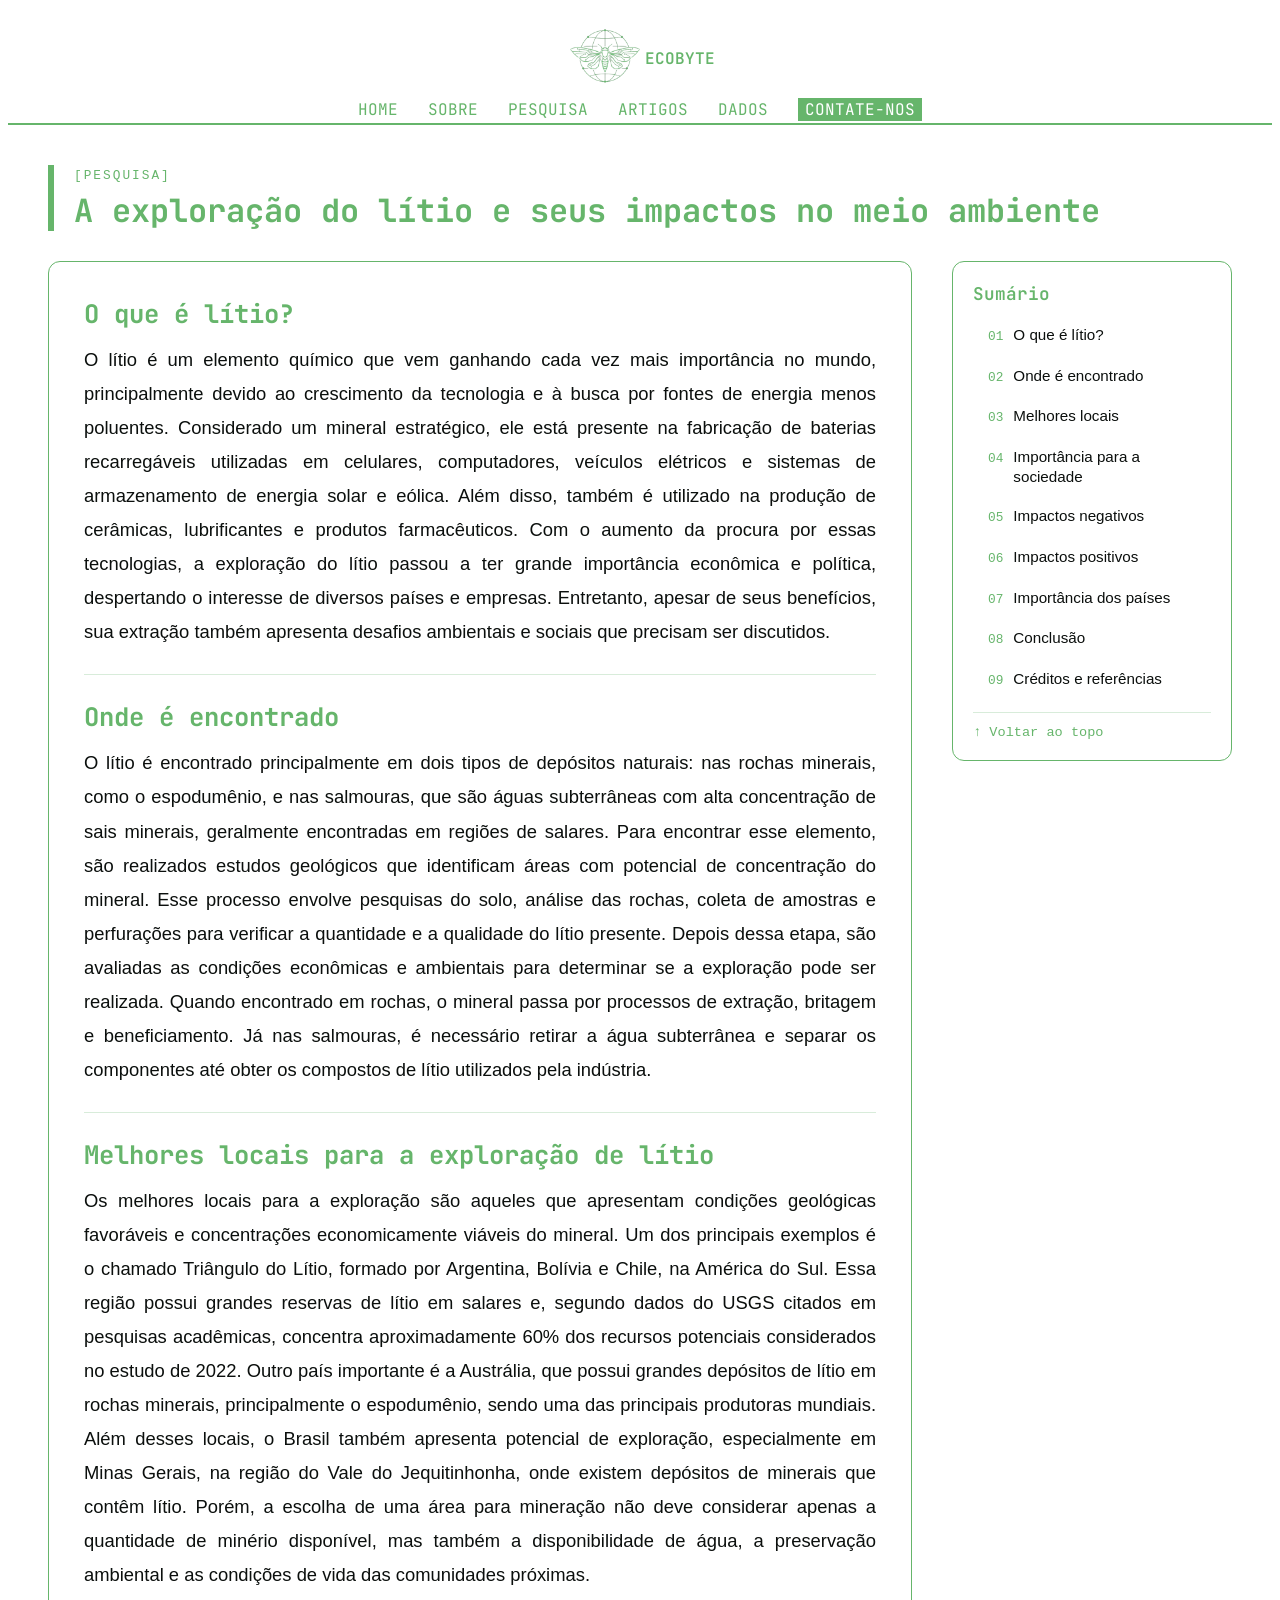
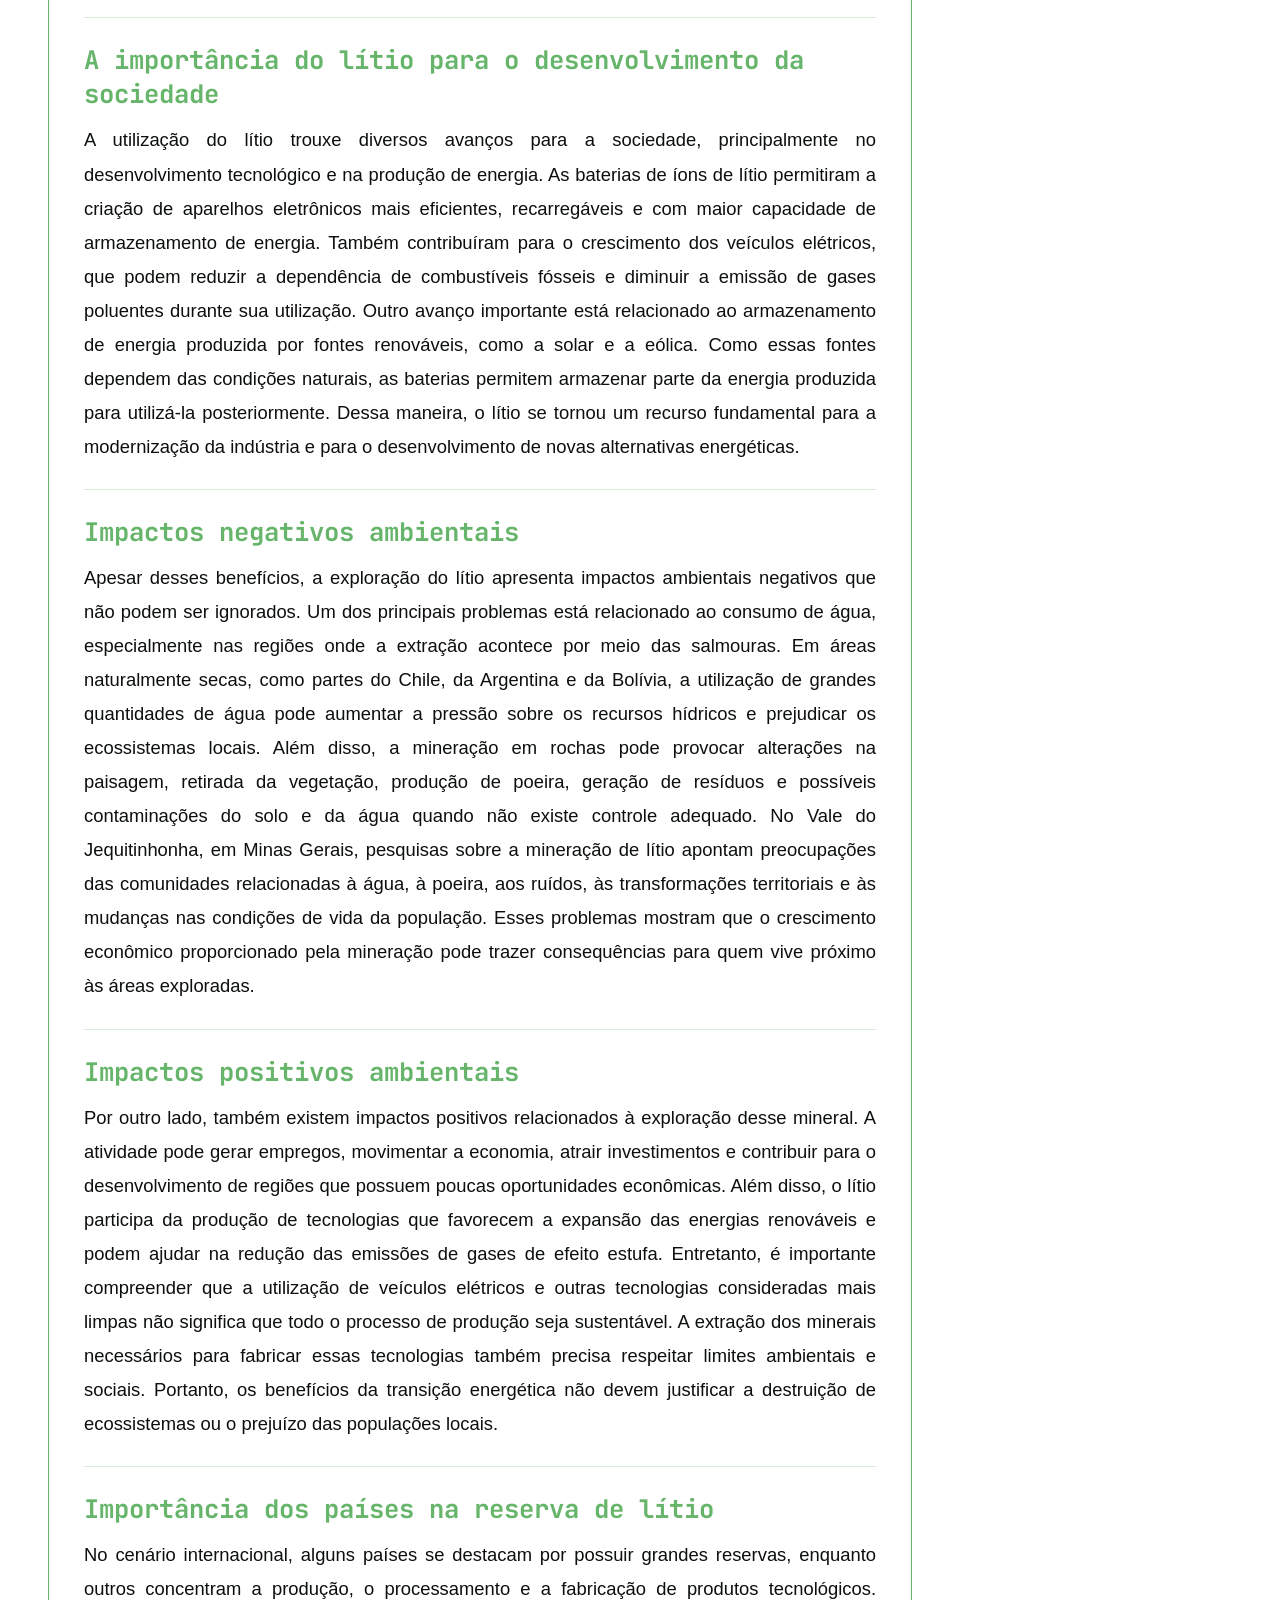
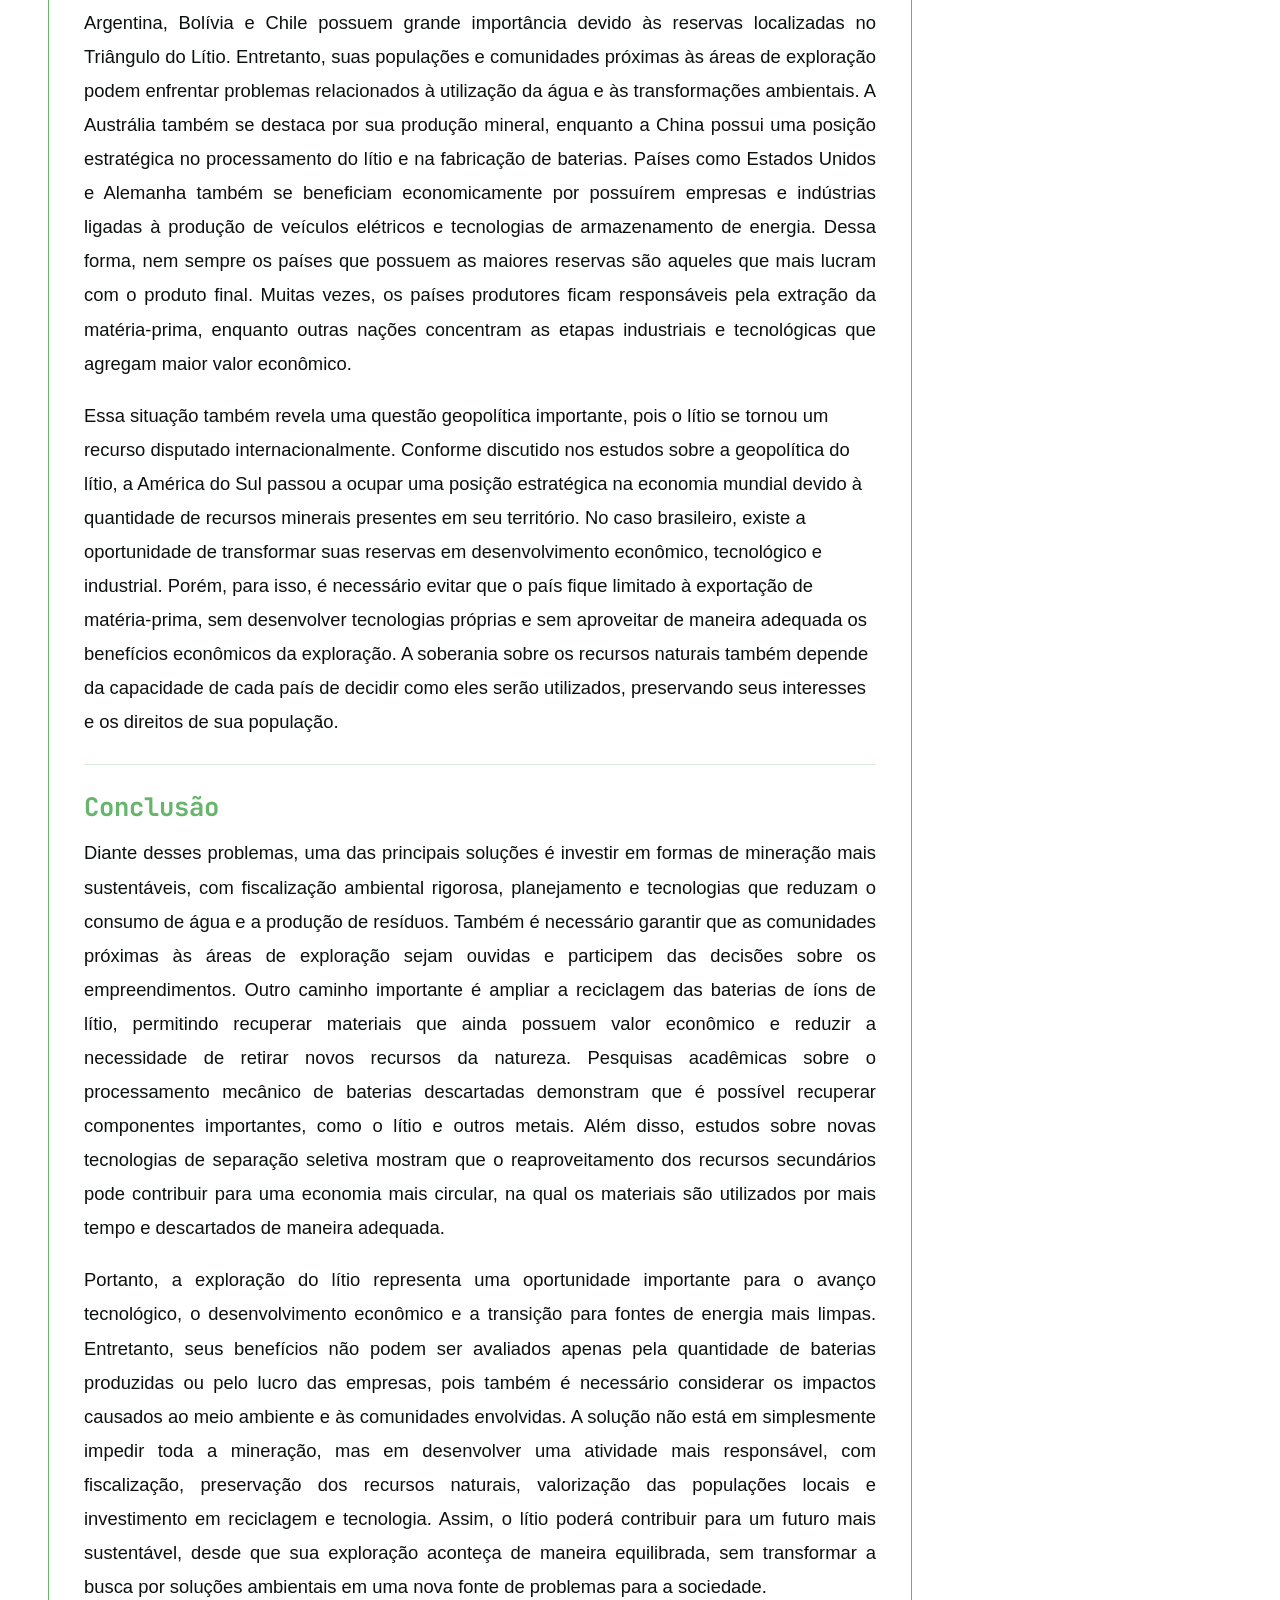
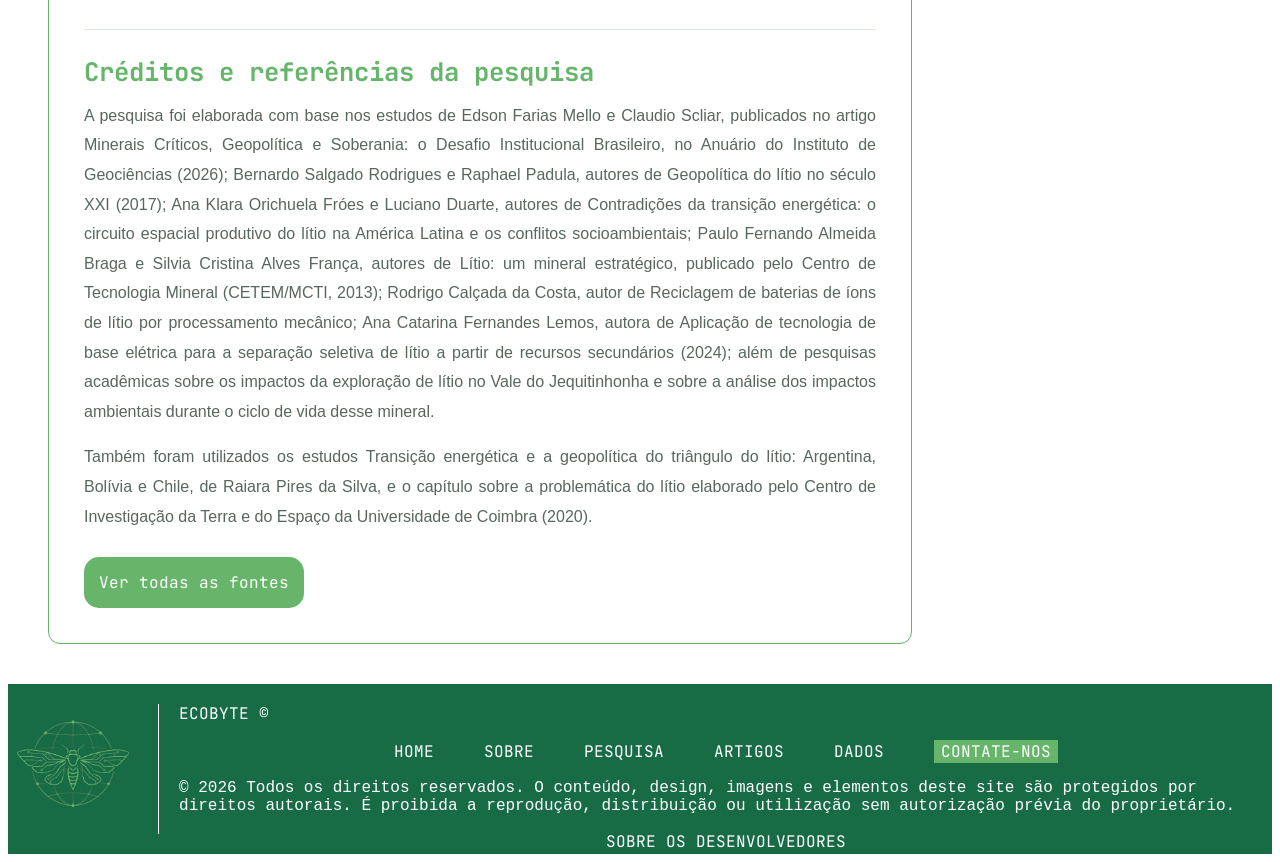
<file: pesquisa.html>
<!DOCTYPE html>
<html lang="pt-br">
<head>
    <meta charset="UTF-8">
    <meta name="viewport" content="width=device-width, initial-scale=1.0">
    <title>EcoByte</title>
    <!-- LOGOTIPO -->
    <link rel="icon" type="image/png" href="img/favicon_io/favicon-32x32.png">
    <!-- CSS -->
    <link rel="stylesheet" href="css/style.css">
    <!-- FONTE -->
    <link rel="preconnect" href="https://fonts.googleapis.com">
    <link rel="preconnect" href="https://fonts.gstatic.com" crossorigin>
    <link href="https://fonts.googleapis.com/css2?family=JetBrains+Mono:ital,wght@0,100..800;1,100..800&display=swap" rel="stylesheet">
    <!-- JS -->
    <script src="JS/cabecalho.js" defer></script>
</head>
<body>
    <!-- TAGS SEMANTICAS -->
    <header>
        <nav>
           <!-- cabeçalho -->
            <div class="cabeca">
                <div class="icone"><img src="img/favicon_io/android-chrome-512x512.png" alt="Logo do Site EcoByte" class="logotipo"><p>ECOBYTE</p></div>
                <div class="secao">
                    <a href="index.html">HOME</a>
                    <a href="sobre.html">SOBRE</a>
                    <a href="pesquisa.html">PESQUISA</a>
                    <a href="artigo.html">ARTIGOS</a>
                    <a href="dados.html">DADOS</a>
                    <a href="contato.html" class="contato">CONTATE-NOS</a>
                </div>
            </div>
        </nav>
        
    </header>
    <div class="espaco-cabecalho"></div>
    <main>
        <section class="pesquisa" id="pesquisa">

    <header class="pesquisa-topo">
        <span class="etiqueta-faq">[PESQUISA]</span>
        <h1>A exploração do lítio e seus impactos no meio ambiente</h1>
    </header>

    <div class="pesquisa-grid">

        <!-- TEXTO -->
        <article class="pesquisa-texto">

            <section class="pesquisa-secao" id="o-que-e-litio">
                <h2>O que é lítio?</h2>
                <p class="justificado_p">O lítio é um elemento químico que vem ganhando cada vez mais importância no mundo, principalmente devido ao crescimento da tecnologia e à busca por fontes de energia menos poluentes. Considerado um mineral estratégico, ele está presente na fabricação de baterias recarregáveis utilizadas em celulares, computadores, veículos elétricos e sistemas de armazenamento de energia solar e eólica. Além disso, também é utilizado na produção de cerâmicas, lubrificantes e produtos farmacêuticos. Com o aumento da procura por essas tecnologias, a exploração do lítio passou a ter grande importância econômica e política, despertando o interesse de diversos países e empresas. Entretanto, apesar de seus benefícios, sua extração também apresenta desafios ambientais e sociais que precisam ser discutidos.</p>
            </section>

            <section class="pesquisa-secao" id="onde-encontrado">
                <h2>Onde é encontrado</h2>
                <p class="justificado_p">O lítio é encontrado principalmente em dois tipos de depósitos naturais: nas rochas minerais, como o espodumênio, e nas salmouras, que são águas subterrâneas com alta concentração de sais minerais, geralmente encontradas em regiões de salares. Para encontrar esse elemento, são realizados estudos geológicos que identificam áreas com potencial de concentração do mineral. Esse processo envolve pesquisas do solo, análise das rochas, coleta de amostras e perfurações para verificar a quantidade e a qualidade do lítio presente. Depois dessa etapa, são avaliadas as condições econômicas e ambientais para determinar se a exploração pode ser realizada. Quando encontrado em rochas, o mineral passa por processos de extração, britagem e beneficiamento. Já nas salmouras, é necessário retirar a água subterrânea e separar os componentes até obter os compostos de lítio utilizados pela indústria.</p>
            </section>

            <section class="pesquisa-secao" id="melhores-locais">
                <h2>Melhores locais para a exploração de lítio</h2>
                <p class="justificado_p">Os melhores locais para a exploração são aqueles que apresentam condições geológicas favoráveis e concentrações economicamente viáveis do mineral. Um dos principais exemplos é o chamado Triângulo do Lítio, formado por Argentina, Bolívia e Chile, na América do Sul. Essa região possui grandes reservas de lítio em salares e, segundo dados do USGS citados em pesquisas acadêmicas, concentra aproximadamente 60% dos recursos potenciais considerados no estudo de 2022. Outro país importante é a Austrália, que possui grandes depósitos de lítio em rochas minerais, principalmente o espodumênio, sendo uma das principais produtoras mundiais. Além desses locais, o Brasil também apresenta potencial de exploração, especialmente em Minas Gerais, na região do Vale do Jequitinhonha, onde existem depósitos de minerais que contêm lítio. Porém, a escolha de uma área para mineração não deve considerar apenas a quantidade de minério disponível, mas também a disponibilidade de água, a preservação ambiental e as condições de vida das comunidades próximas.</p>
            </section>

            <section class="pesquisa-secao" id="importancia-sociedade">
                <h2>A importância do lítio para o desenvolvimento da sociedade</h2>
                <p class="justificado_p">A utilização do lítio trouxe diversos avanços para a sociedade, principalmente no desenvolvimento tecnológico e na produção de energia. As baterias de íons de lítio permitiram a criação de aparelhos eletrônicos mais eficientes, recarregáveis e com maior capacidade de armazenamento de energia. Também contribuíram para o crescimento dos veículos elétricos, que podem reduzir a dependência de combustíveis fósseis e diminuir a emissão de gases poluentes durante sua utilização. Outro avanço importante está relacionado ao armazenamento de energia produzida por fontes renováveis, como a solar e a eólica. Como essas fontes dependem das condições naturais, as baterias permitem armazenar parte da energia produzida para utilizá-la posteriormente. Dessa maneira, o lítio se tornou um recurso fundamental para a modernização da indústria e para o desenvolvimento de novas alternativas energéticas.</p>
            </section>

            <section class="pesquisa-secao" id="impactos-negativos">
                <h2>Impactos negativos ambientais</h2>
                <p class="justificado_p">Apesar desses benefícios, a exploração do lítio apresenta impactos ambientais negativos que não podem ser ignorados. Um dos principais problemas está relacionado ao consumo de água, especialmente nas regiões onde a extração acontece por meio das salmouras. Em áreas naturalmente secas, como partes do Chile, da Argentina e da Bolívia, a utilização de grandes quantidades de água pode aumentar a pressão sobre os recursos hídricos e prejudicar os ecossistemas locais. Além disso, a mineração em rochas pode provocar alterações na paisagem, retirada da vegetação, produção de poeira, geração de resíduos e possíveis contaminações do solo e da água quando não existe controle adequado. No Vale do Jequitinhonha, em Minas Gerais, pesquisas sobre a mineração de lítio apontam preocupações das comunidades relacionadas à água, à poeira, aos ruídos, às transformações territoriais e às mudanças nas condições de vida da população. Esses problemas mostram que o crescimento econômico proporcionado pela mineração pode trazer consequências para quem vive próximo às áreas exploradas.</p>
            </section>

            <section class="pesquisa-secao" id="impactos-positivos">
                <h2>Impactos positivos ambientais</h2>
                <p class="justificado_p">Por outro lado, também existem impactos positivos relacionados à exploração desse mineral. A atividade pode gerar empregos, movimentar a economia, atrair investimentos e contribuir para o desenvolvimento de regiões que possuem poucas oportunidades econômicas. Além disso, o lítio participa da produção de tecnologias que favorecem a expansão das energias renováveis e podem ajudar na redução das emissões de gases de efeito estufa. Entretanto, é importante compreender que a utilização de veículos elétricos e outras tecnologias consideradas mais limpas não significa que todo o processo de produção seja sustentável. A extração dos minerais necessários para fabricar essas tecnologias também precisa respeitar limites ambientais e sociais. Portanto, os benefícios da transição energética não devem justificar a destruição de ecossistemas ou o prejuízo das populações locais.</p>
            </section>

            <section class="pesquisa-secao" id="importancia-paises">
                <h2>Importância dos países na reserva de lítio</h2>
                <p class="justificado_p">No cenário internacional, alguns países se destacam por possuir grandes reservas, enquanto outros concentram a produção, o processamento e a fabricação de produtos tecnológicos. Argentina, Bolívia e Chile possuem grande importância devido às reservas localizadas no Triângulo do Lítio. Entretanto, suas populações e comunidades próximas às áreas de exploração podem enfrentar problemas relacionados à utilização da água e às transformações ambientais. A Austrália também se destaca por sua produção mineral, enquanto a China possui uma posição estratégica no processamento do lítio e na fabricação de baterias. Países como Estados Unidos e Alemanha também se beneficiam economicamente por possuírem empresas e indústrias ligadas à produção de veículos elétricos e tecnologias de armazenamento de energia. Dessa forma, nem sempre os países que possuem as maiores reservas são aqueles que mais lucram com o produto final. Muitas vezes, os países produtores ficam responsáveis pela extração da matéria-prima, enquanto outras nações concentram as etapas industriais e tecnológicas que agregam maior valor econômico.</p>
                <p>Essa situação também revela uma questão geopolítica importante, pois o lítio se tornou um recurso disputado internacionalmente. Conforme discutido nos estudos sobre a geopolítica do lítio, a América do Sul passou a ocupar uma posição estratégica na economia mundial devido à quantidade de recursos minerais presentes em seu território. No caso brasileiro, existe a oportunidade de transformar suas reservas em desenvolvimento econômico, tecnológico e industrial. Porém, para isso, é necessário evitar que o país fique limitado à exportação de matéria-prima, sem desenvolver tecnologias próprias e sem aproveitar de maneira adequada os benefícios econômicos da exploração. A soberania sobre os recursos naturais também depende da capacidade de cada país de decidir como eles serão utilizados, preservando seus interesses e os direitos de sua população.</p>
            </section>

            <section class="pesquisa-secao" id="conclusao">
                <h2>Conclusão</h2>
                <p class="justificado_p">Diante desses problemas, uma das principais soluções é investir em formas de mineração mais sustentáveis, com fiscalização ambiental rigorosa, planejamento e tecnologias que reduzam o consumo de água e a produção de resíduos. Também é necessário garantir que as comunidades próximas às áreas de exploração sejam ouvidas e participem das decisões sobre os empreendimentos. Outro caminho importante é ampliar a reciclagem das baterias de íons de lítio, permitindo recuperar materiais que ainda possuem valor econômico e reduzir a necessidade de retirar novos recursos da natureza. Pesquisas acadêmicas sobre o processamento mecânico de baterias descartadas demonstram que é possível recuperar componentes importantes, como o lítio e outros metais. Além disso, estudos sobre novas tecnologias de separação seletiva mostram que o reaproveitamento dos recursos secundários pode contribuir para uma economia mais circular, na qual os materiais são utilizados por mais tempo e descartados de maneira adequada.</p>
                <p class="justificado_p">Portanto, a exploração do lítio representa uma oportunidade importante para o avanço tecnológico, o desenvolvimento econômico e a transição para fontes de energia mais limpas. Entretanto, seus benefícios não podem ser avaliados apenas pela quantidade de baterias produzidas ou pelo lucro das empresas, pois também é necessário considerar os impactos causados ao meio ambiente e às comunidades envolvidas. A solução não está em simplesmente impedir toda a mineração, mas em desenvolver uma atividade mais responsável, com fiscalização, preservação dos recursos naturais, valorização das populações locais e investimento em reciclagem e tecnologia. Assim, o lítio poderá contribuir para um futuro mais sustentável, desde que sua exploração aconteça de maneira equilibrada, sem transformar a busca por soluções ambientais em uma nova fonte de problemas para a sociedade.</p>
            </section>

            <section class="pesquisa-secao pesquisa-creditos" id="creditos">
                <h2>Créditos e referências da pesquisa</h2>
                <p class="justificado_p">A pesquisa foi elaborada com base nos estudos de Edson Farias Mello e Claudio Scliar, publicados no artigo Minerais Críticos, Geopolítica e Soberania: o Desafio Institucional Brasileiro, no Anuário do Instituto de Geociências (2026); Bernardo Salgado Rodrigues e Raphael Padula, autores de Geopolítica do lítio no século XXI (2017); Ana Klara Orichuela Fróes e Luciano Duarte, autores de Contradições da transição energética: o circuito espacial produtivo do lítio na América Latina e os conflitos socioambientais; Paulo Fernando Almeida Braga e Silvia Cristina Alves França, autores de Lítio: um mineral estratégico, publicado pelo Centro de Tecnologia Mineral (CETEM/MCTI, 2013); Rodrigo Calçada da Costa, autor de Reciclagem de baterias de íons de lítio por processamento mecânico; Ana Catarina Fernandes Lemos, autora de Aplicação de tecnologia de base elétrica para a separação seletiva de lítio a partir de recursos secundários (2024); além de pesquisas acadêmicas sobre os impactos da exploração de lítio no Vale do Jequitinhonha e sobre a análise dos impactos ambientais durante o ciclo de vida desse mineral.</p>
                <p class="justificado_p">Também foram utilizados os estudos Transição energética e a geopolítica do triângulo do lítio: Argentina, Bolívia e Chile, de Raiara Pires da Silva, e o capítulo sobre a problemática do lítio elaborado pelo Centro de Investigação da Terra e do Espaço da Universidade de Coimbra (2020).</p>
                <a class="saiba-mais" href="artigo.html">Ver todas as fontes</a>
            </section>

        </article>

        <!-- SUMÁRIO -->
        <aside class="pesquisa-sumario">
            <nav aria-label="Sumário da pesquisa">
                <p class="sumario-titulo">Sumário</p>
                <ol class="sumario-lista">
                    <li><a href="#o-que-e-litio">O que é lítio?</a></li>
                    <li><a href="#onde-encontrado">Onde é encontrado</a></li>
                    <li><a href="#melhores-locais">Melhores locais</a></li>
                    <li><a href="#importancia-sociedade">Importância para a sociedade</a></li>
                    <li><a href="#impactos-negativos">Impactos negativos</a></li>
                    <li><a href="#impactos-positivos">Impactos positivos</a></li>
                    <li><a href="#importancia-paises">Importância dos países</a></li>
                    <li><a href="#conclusao">Conclusão</a></li>
                    <li><a href="#creditos">Créditos e referências</a></li>
                </ol>
                <a class="sumario-topo" href="#pesquisa">↑ Voltar ao topo</a>
            </nav>
        </aside>

    </div>

</section>
    </main>

    <footer>
        <div class="logodefooter"><img src="img/favicon_io/android-chrome-192x192.png" alt="Logo Oficial do Site"></div>
        <div class="barra"></div>
        <div class="footer-content">
            <p class="slogan">ECOBYTE &copy;</p>
            <div class="secao-footer">
                <a href="index.html">HOME</a>
                <a href="sobre.html">SOBRE</a>
                <a href="pesquisa.html">PESQUISA</a>
                <a href="artigo.html">ARTIGOS</a>
                <a href="dados.html">DADOS</a>
                <a href="contato.html" class="contato">CONTATE-NOS</a>
            </div>
            <p class="aviso">© 2026 Todos os direitos reservados. O conteúdo, design, imagens e elementos deste site são protegidos por direitos autorais. É proibida a reprodução, distribuição ou utilização sem autorização prévia do proprietário.</p>
            <div class="credit-mais"><a href="sobre.html">SOBRE OS DESENVOLVEDORES</a></div>
        </div>
    </footer>
</body>
</html>
</file>
<file: css/style.css>
/* =================================================== 
STYLE.CSS — [Ecobyte] — [Exploração do Lithium] 
Grupo: [
        Cauan Victor Andrade Cavalcanti
        Miguel Godke Silva
        Enzo Oliveira Ricci
        Ruan Ribeiro Prospero
        Enzo Novais Silva
        Lucas Antonio Souza Carneiro
] 
Data: [21/11/2026] - Atualizado
=================================================== */ 

/* === 1. VARIAVEIS GLOBAIS (TOKENS DE DESIGN) === */ 
:root { 
    /* Criadas ao longo do Caminho */

    /* Cores */
        --cor-matriz: #66b56b;
        --cor-matriz-escura: #176B45; 
        --cor-secundaria: #FFFFFF;
        --cor-terciaria: #0B0F0D;
        --cor-linkefonte: #59665E;
        --cor-alerta: #d99611;
}
:root.escuro {
    --cor-matriz: #66b56b;
    --cor-matriz-escura: #176B45; 
    --cor-secundaria: #0B0F0D;
    --cor-terciaria: #FFFFFF;
    --cor-linkefonte: #59665E;
    --cor-alerta: #d99611;
}
/* === 2. RESET E BASE === */ 

* {box-sizing: border-box;}
html { font-size: 1rem; } 

main {
    min-height: 1500px;
}
body {
    background-color: var(--cor-secundaria);
    transition: background-color 0.3s ease;
}

/* === 3. TIPOGRAFIA === */ 

:root {
    --font-title: 'JetBrains Mono', monospace;
    --font-body: 'Geist Sans', 'Inter', sans-serif;
    --font-data: "IBM Plex Mono", monospace;
    --font-source: "Source Sans 3", sans-serif;
}

/* == 3.1 ADCIONANDO A TIPOGRAFIA NAS TAGS */

a {
    text-decoration: none;
    color: var(--cor-matriz);
    font-family: var(--font-title);
    cursor: pointer;
    transition: 0.3s;
}

a:hover {
    color: var(--cor-linkefonte);
    font-weight: bold;
    transform: scale(1.08);
}

h1, h2, h3, h4, h5, h6 {
    color: var(--cor-matriz);
    font-family: var(--font-title);
}
p {
    color: var(--cor-terciaria);
    font-family: var(--font-body);
}
blockquote {
    color: var(--cor-linkefonte);
    font-family: var(--font-data);
    font-size: 1.2rem;
    font-weight: 200;
}
.titulo-quemsomos {
    font-family: var(--font-title);
    color: var(--cor-matriz);
    font-size: 2.5rem;
    font-weight: 500;
}
.texto-quemsomos {
    font-family: var(--font-source);
    color: var(--cor-terciaria);
    font-size: 1.2rem;
    font-weight: 200;
}
ol {
    color: var(--cor-terciaria);
}
li {
    color: var(--cor-terciaria);
    font-family: var(--font-body);
    font-weight: 600;
}
/* TABELAS */

.dados-tabelas {
    display: grid;
    grid-template-columns: repeat(2, minmax(0, 1fr));
    gap: 30px;
    align-items: start;
    padding: 40px;
}

.tabela-card {
    min-width: 0;
    padding: 20px;
    border: 1px solid var(--cor-matriz);
    border-radius: 12px;
    background-color: var(--cor-secundaria);
}

.tabela-card h3 {
    margin: 0 0 15px;
    font-size: 1.3rem;
}

.tabela-rolagem {
    overflow-x: auto;
}

table {
    width: 100%;
    border-collapse: collapse;
    font-family: var(--font-source);
    font-size: 1rem;
}

th,
td {
    padding: 10px 12px;
    text-align: left;
    vertical-align: top;
    color: var(--cor-terciaria);
    border-bottom: 1px solid rgba(102, 181, 107, 0.25);
}

thead th {
    background-color: var(--cor-matriz-escura);
    color: #fff;
    font-family: var(--font-title);
    font-size: 0.85rem;
    font-weight: 600;
    border-bottom: none;
}

tbody th {
    font-weight: 600;
}

tbody tr:nth-child(even) {
    background-color: rgba(102, 181, 107, 0.1);
}

/* === 4. COMPONENTES REUTILIZAVEIS === */ 

.fontes {
    padding: 10px;
    color: var(--cor-matriz-escura);
    font-family: var(--font-source);
}

.saiba-mais {
    background-color: var(--cor-matriz);
    color: var(--cor-secundaria);
    padding: 15px;
    border-radius: 15px;
    transition: 0.3s;
}
.saiba-mais:hover {
    background-color: var(--cor-alerta);
    color: var(--cor-secundaria);
}

.pergunta-central {
    font-size: 2rem;
    font-weight: 500;
    display: block;
    padding-left: 20px;
    padding-bottom: 20px;
}
.resposta-central {
    border: 1px solid var(--cor-matriz);
    border-radius: 15px;
    display: flex;
    flex-direction: row;
    overflow: hidden;
    transition: 0.3s;

    /* sinta a aura */
    box-shadow: 0 4px 6px rgba(0, 0, 0, 0.05);
    transition: transform 0.3s cubic-bezier(0.25, 0.8, 0.25, 1), 
                box-shadow 0.3s ease, 
                filter 0.3s ease;
}
.resposta-central:hover {
    transform: scale(1.05);
    transform: scale(1.03); 
    box-shadow: 0 12px 24px rgba(0, 0, 0, 0.15); 
    filter: brightness(1.02); 
}
.paragrafo-daresposta {
    padding: 20px;
    font-size: 1.2em;
    font-weight: 200;
}
.img-respostacentral {
    height: 200px;
    padding: 10px;
}
.intro {
    margin-top: 20px;
    padding: 40px 40px 10px;
    border: 1px solid var(--cor-matriz);
    border-radius: 12px;
}
.intro h1 {
    font-family: var(--font-title);
    font-size: 2rem;
    margin-bottom: 10px;
}
.intro p {
    font-family: var(--font-source);
    font-size: 1.2rem;
    line-height: 1.7;
    max-width: 900px;
}

/* === 5. CABECALHO E NAVEGACAO === */ 
.icone {
    display: flex;
    justify-content: center;
    align-items: center;
}
.icone p {
    font-family: var(--font-title);
    color: var(--cor-matriz);
    font-weight: 600;
}
.secao {
    display: flex;
    gap: 30px;
    justify-content: center;
    align-items: center;
    transition: gap 0.4s ease;
}


.cabeca {
    display: flex;
    flex-direction: column;
    border-bottom: 2px solid var(--cor-matriz);
    padding: 10px 0;
    padding-bottom: 2px;
    position: sticky;
    top: 0;
    z-index: 1000;
    background-color: var(--cor-secundaria);
    transition: all 0.4s ease;
}
.logotipo {
    transition: 0.3s;
    max-width: 80px;
    cursor:pointer;
}
.logotipo:hover {
    
    transform: scale(1.1);
}
.contato {
    background-color: var(--cor-matriz);
    color: var(--cor-secundaria);
    padding: 1px;
    padding-left: 7px;
    padding-right: 7px;
}
.espaco-cabecalho {
    height: 0;
}

/* ESTADO DE ROLAGEM */

.cabeca.rolagem {
    position: fixed;
    top: 0;
    left: 0;
    width: 100%;

    background-color: var(--cor-matriz-escura);
    border-bottom: 2px solid var(--cor-matriz-escura);

    padding: 12px 0;
}

/* ESCONDE A LOGO */

.cabeca.rolagem .icone {
    display: none;
}

/* LINKS NO ESTADO DE ROLAGEM */

.cabeca.rolagem .secao {
    gap: 60px;
}

.cabeca.rolagem .secao a {
    color: white;
}

.cabeca.rolagem .secao a:hover {
    color: var(--cor-secundaria);
}



/* === 6 FOOTER === */ 

footer {
    background-color: var(--cor-matriz-escura);
    display: flex;
    flex-direction: row;
    min-height: 170px;
    overflow: hidden;
    width: 100%;
    align-items: center;
    justify-content: left;
}
footer img {
    width: 150px;
    padding-right: 20px;
}
.barra {
    background-color: var(--cor-secundaria);
    height: 130px;
    width: 2px;
    margin-right: 20px;
}
.footer-content {
    display: flex;
    flex-direction: column;
}
.slogan {
    color: var(--cor-secundaria);
    font-family: var(--font-title);
}
.secao-footer {
    display: flex;
    flex-direction: row;
    gap: 50px;
    align-items: center;
    justify-content: center;
}
.secao-footer a {
    color: var(--cor-secundaria);
}
.aviso {
    color: var(--cor-secundaria);
    font-family: var(--font-data);
    font-weight: 100;
}
.credit-mais {
    display: flex;
    align-items: center;
    justify-content: center;
}
.credit-mais a {
    color: white;
    
}
/* === 7 HOME === */ 


/* 7.1 HERO + ASIDE */
.container-hero {
    gap: 16px;
    margin: 10px;
    display: grid;
    grid-template-columns: 500px minmax(0, 1fr);
    width: 100%;
}
.hero {
    height: 800px;
    grid-column: 2;
    background-image:url(../img/litio_img/ImpactoLitio1.jpg);
    background-size: cover;
    border-radius: 10px;
    margin-right: 10px;
    transition: 0.3s;
    display: flex;
    flex-direction: column;
    justify-content: flex-end;
    align-items: center;
}
.plano-defundohero {
    display: flex;
    flex-direction: column;
    justify-content: flex-end;
    align-items: center;
    background-color: var(--cor-terciaria);
    padding: 10px;
    background-color: rgba(0, 0, 0, 0.5);

}
.convite-artigo {
    color: white;
    display: block;
    font-weight: 500;
    font-family: var(--font-body);
    font-size: 2rem;
}
.ler-sobre-meioambiente {
    background-color: var(--cor-matriz);
    color: var(--cor-secundaria);
    padding: 15px;
    border-radius: 10px;
}
.ler-sobre-meioambiente:hover {
    color: var(--cor-secundaria);
    background-color: var(--cor-alerta);
}

.aside-hero {
    height: 800px;
    grid-column: 1;
    background-color: var(--cor-secundaria);
    display: flex;
    flex-direction: column;
    border: 1px solid var(--cor-matriz);
    padding: 10px;
    border-radius: 10px;
    transition: 0.03s;
    gap: 50px;
}
.aside-hero:hover {
    transform: scale(1.01);
}
.whitetext-aside {
    color: var(--cor-matriz);
    font-family: var(--font-title);
}
.text-aside {
    color: var(--cor-terciaria);
    font-family: var(--font-title);
}
.botao-aside {
    display: flex;
    justify-content: center;
    align-items: center;
}

/* 7.2 LITIO-HOME */

.litio-home {
    padding: 70px;
}

/* 7.3 DESCUBRA */

.descubra-home {
    padding-top: 20px;
    display: flex;
    flex-direction: column;
    align-items: center;
    justify-content: center;
    width: 100%;
}
.title-descubrahome {
    font-size: 2em;
    transition: 0.3s;
}
.title-descubrahome:hover {
    transform: scale(1.03);
}
.container-cards-home {
    border: 1px solid var(--cor-matriz);
    border-radius: 10px;
    display: grid;
    grid-template-columns: repeat(5, 1fr);
    gap: 20px;
    width: 100%;
    padding: 20px;
    margin-bottom: 30px;
}
.card-home {
    display: flex;
    flex-direction: column;
    align-items: center;
    background-image: linear-gradient(var(--cor-matriz-escura), var(--cor-matriz));
    gap: 10px;
    overflow: hidden;
    min-height: 300px;
    border-radius: 10px;
    padding: 10px;
    background-color: var(--cor-matriz-escura);
    box-shadow: 0 4px 6px rgba(0, 0, 0, 0.05);
    transition: transform 0.3s cubic-bezier(0.25, 0.8, 0.25, 1), box-shadow 0.3s ease;
}
.card-home p {
    color: var(--cor-secundaria);
    font-family: var(--font-title);
}
.card-home:hover {
    transform: scale(1.03);
    box-shadow: 0 12px 24px rgba(0, 0, 0, 0.15);
}
.textocard-home {
    color: var(--cor-secundaria);
    font-family: var(--font-title);
    font-size: 1.5em;
}
.end-home {
    display: flex;
    margin-top: auto; 
}

/* 8 SOBRE */

.container-duvida {
    display: grid;
    grid-template-columns: minmax(250px, 0.8fr) minmax(0, 1.5fr);
    gap: 40px;

    width: 100%;
    padding: 60px 40px;
    align-items: start;
}

/* 8.1 INTRODUÇÃO */

.aviso-sobre {
    position: sticky;
    top: 120px;
}

.etiqueta-faq {
    font-family: var(--font-data);
    font-size: 0.8rem;
    color: var(--cor-matriz);
    letter-spacing: 2px;
}

.titulo-faq {
    font-size: clamp(1.8rem, 3vw, 3rem);
    line-height: 1.3;
}

.titulo-faq span {
    color: var(--cor-matriz-escura);
}

.aviso-sobre-perguntas {
    color: var(--cor-linkefonte);
    line-height: 1.8;
    font-size: 1rem;
}

.duvidas-sobre {
    display: flex;
    flex-direction: column;
    gap: 15px;
}

/* CARD */

.card-de-pergunta-sobre {
    border: 1px solid var(--cor-matriz);
    border-radius: 12px;

    background-color: var(--cor-fundo);

    overflow: hidden;

    transition: border-color 0.3s ease,
                box-shadow 0.3s ease;
}

.card-de-pergunta-sobre:hover {
    border-color: var(--cor-matriz-escura);
    box-shadow: 0 4px 15px rgba(102, 181, 107, 0.12);
}

/* PERGUNTA */

.pergunta-sobre {
    display: flex;
    justify-content: space-between;
    align-items: center;

    gap: 20px;

    padding: 22px;

    color: var(--cor-matriz);
    font-family: var(--font-title);
    font-size: 1rem;
    font-weight: 600;

    cursor: pointer;
    list-style: none;
}

/* REMOVE SETA PADRÃO */

.pergunta-sobre::-webkit-details-marker {
    display: none;
}

/* ÍCONE + */

.pergunta-sobre::after {
    content: "+";

    font-family: var(--font-data);
    font-size: 1.8rem;
    color: var(--cor-matriz);

    transition: transform 0.3s ease;
}

/* ÍCONE QUANDO ABERTO */

.card-de-pergunta-sobre[open] .pergunta-sobre::after {
    content: "−";
    transform: rotate(180deg);
}

/* RESPOSTA */

.resposta-sobre {
    padding: 0 22px 22px;

    animation: aparecer-resposta 0.3s ease;
}

.resposta-sobre p {
    font-family: var(--font-source);
    color: var(--cor-linkefonte);

    font-size: 1.05rem;
    line-height: 1.8;
}

/* ANIMAÇÃO */

@keyframes aparecer-resposta {
    from {
        opacity: 0;
        transform: translateY(-5px);
    }

    to {
        opacity: 1;
        transform: translateY(0);
    }
}

/* 8.2 EQUIPE */

.quemsomos {
    padding: 40px;
    display: flex;
    flex-direction: column;
    gap: 20px;
}
.grid-devs {
    display: grid;
    grid-template-columns: repeat(auto-fit, minmax(200px, 6fr));
    gap: 20px;
}
.dev-card {
    display: flex;
    flex-direction: column;
    align-items: center;
    gap: 10px;
    border: 1px solid var(--cor-matriz);
    border-radius: 10px;
    padding: 20px;
    transition: transform 0.3s ease, box-shadow 0.3s ease;
}
.dev-card:hover {
    transform: scale(1.03);
    box-shadow: 0 4px 15px rgba(102, 181, 107, 0.12);
}
.dev-foto {
    width: 150px;
    height: 150px;
    border-radius: 50%;
    object-fit: cover;
}
.dev-nome {
    font-family: var(--font-title);
    color: var(--cor-matriz);
    font-size: 1.2rem;
}
.dev-descricao {
    font-family: var(--font-source);
    color: var(--cor-linkefonte);
    text-align: center;
    font-size: 1rem;
}
.titulo-missao {
    font-family: var(--font-title);
    color: var(--cor-matriz);
    font-size: 2rem;
    font-weight: 500;
    padding-left: 30px;
}
.texto-missao {
    font-family: var(--font-source);
    color: var(--cor-linkefonte);
    text-align: center;
    font-size: 1rem;
    border-left: 1px solid var(--cor-matriz);
    text-align: left;
    padding-left: 10px;
    font-size: 1.2rem;
}
.titulo-video {
    font-family: var(--font-title);
    color: var(--cor-matriz);
    font-size: 2rem;
    font-weight: 500;
    padding-left: 30px;
}
.video-sobre {
    width: 100%;
    max-width: 800px;
    border-radius: 10px;
    margin-top: 20px;
}
.resposta-video {
    font-family: var(--font-source);
    color: var(--cor-linkefonte);
    text-align: center;
    font-size: 1rem;
    padding-top: 10px;
}
.lema-ecobyte {
    font-family: var(--font-title);
    color: var(--cor-matriz);
    font-size: 1.5rem;
    font-weight: 500;
    padding-left: 30px;
}
.video-apresentacao {
    display: flex;
    flex-direction: column;
    align-items: center;
    justify-content: center;
}

/* 9 DADOS */

.tabela-card .num {
    text-align: right;
    font-family: var(--font-data);
    white-space: nowrap;
}

.tabela-fonte {
    margin: 12px 0 0;
    font-family: var(--font-source);
    font-size: 0.9rem;
    line-height: 1.5;
    color: var(--cor-linkefonte);
}

.tabela-fonte a:hover,
.tabela-card td a:hover {
    transform: none;
    font-weight: inherit;
}

/* CONTAINER DE CADA DADO */

.dado-bloco {
    display: grid;
    grid-template-columns: repeat(2, minmax(0, 1fr));
    gap: 40px;
    align-items: center;
    min-height: 80vh;
    padding: 40px;
    border-top: 1px solid rgba(102, 181, 107, 0.25);
}

.dado-bloco.inverso .dado-imagem {
    order: -1;
}

.dado-texto {
    min-width: 0;
}

.dado-categoria {
    font-family: var(--font-data);
    font-size: 0.8rem;
    letter-spacing: 2px;
    color: var(--cor-matriz);
}

.dado-numero {
    display: block;
    margin: 6px 0 10px;
    font-family: var(--font-title);
    font-size: clamp(3rem, 8vw, 6rem);
    font-weight: 500;
    line-height: 1;
    color: var(--cor-matriz);
}

.dado-titulo {
    margin: 0 0 12px;
    font-size: 1.6rem;
}

.dado-descricao {
    margin: 0 0 15px;
    font-family: var(--font-source);
    font-size: 1.2rem;
    line-height: 1.7;
}

.dado-fonte {
    margin: 0;
    font-family: var(--font-data);
    font-size: 0.9rem;
    color: var(--cor-linkefonte);
}

.dado-imagem {
    display: flex;
    align-items: center;
    justify-content: center;
    min-width: 0;
    margin: 0;
    aspect-ratio: 4 / 3;
    border: 1px solid var(--cor-matriz);
    border-radius: 12px;
    background-color: var(--cor-secundaria);
    overflow: hidden;
}

.dado-imagem img {
    display: block;
    width: 100%;
    height: 100%;
    object-fit: cover;
}

.dado-espaco {
    padding: 20px;
    text-align: center;
    font-family: var(--font-data);
    color: var(--cor-linkefonte);
}

.saiba-dados {
    display: flex;
    flex-direction: column;
    margin: 10px;
    border: 1px solid var(--cor-matriz);
    border-radius: 10px;
    padding: 20px;
    justify-content: center;
    align-items: center;
    transition: 0.3s;
}
.saiba-dados:hover {
    border: 1px solid var(--cor-matriz-escura);
}
.saiba-dados h5 {
    font-size: 1.6em;
}

.descubra-dados {
    display: flex;
    flex-direction: column;
    justify-content: center;
    align-items: center;
}
.container-cards-dados {
    border: 1px solid var(--cor-matriz);
    border-radius: 10px;
    display: grid;
    grid-template-columns: repeat(4, 1fr);
    gap: 20px;
    width: 100%;
    padding: 20px;
    margin-bottom: 30px;
}
/* 13 QUIZ */


.quiz-secao {
    padding: 40px;
    flex-direction: column;
    justify-content: center;
    align-items: center;
}

.quiz-card {
    max-width: 800px;
    margin: 30px auto 0;
}

.quiz-opcoes {
    display: flex;
    flex-direction: column;
    gap: 10px;
    margin-top: 15px;
}

.quiz-opcao {
    padding: 14px 18px;
    border: 1px solid var(--cor-matriz);
    border-radius: 10px;
    background-color: var(--cor-secundaria);
    color: var(--cor-terciaria);
    font-family: var(--font-source);
    font-size: 1.1rem;
    text-align: left;
    cursor: pointer;
    transition: 0.3s;
}

.quiz-opcao:hover:not(:disabled) {
    background-color: rgba(102, 181, 107, 0.12);
    border-color: var(--cor-matriz-escura);
}

.quiz-opcao:disabled {
    cursor: default;
}

.quiz-opcao.certa {
    background-color: var(--cor-matriz);
    border-color: var(--cor-matriz);
    color: var(--cor-secundaria);
    font-weight: 600;
}

.quiz-opcao.errada {
    background-color: var(--cor-alerta);
    border-color: var(--cor-alerta);
    color: var(--cor-secundaria);
}

.quiz-botao {
    margin-top: 10px;
    padding: 15px;
    border: none;
    border-radius: 15px;
    background-color: var(--cor-matriz);
    color: var(--cor-secundaria);
    font-family: var(--font-title);
    font-size: 1rem;
    font-weight: 600;
    cursor: pointer;
    transition: 0.3s;
}

.quiz-botao:hover {
    background-color: var(--cor-alerta);
}
/* === 10 CONTATO === */

.contato-secao {
    padding: 40px;
}

.aviso-ficticio {
    border: 1px solid var(--cor-alerta);
    border-left: 6px solid var(--cor-alerta);
    border-radius: 10px;
    padding: 12px 16px;
    margin: 15px 0 30px;
    color: var(--cor-terciaria);
    font-family: var(--font-body);
}

.contato-layout {
    display: grid;
    grid-template-columns: minmax(0, 1fr) minmax(0, 1.2fr);
    gap: 30px;
    align-items: start;
}

.informacoes,
.formulario-contato {
    border: 1px solid var(--cor-matriz);
    border-radius: 12px;
    padding: 25px;
    background-color: var(--cor-secundaria);
    transition: border-color 0.3s ease, box-shadow 0.3s ease;
}

.informacoes:hover,
.formulario-contato:hover {
    border-color: var(--cor-matriz-escura);
    box-shadow: 0 4px 15px rgba(102, 181, 107, 0.12);
}

.informacoes address,
.informacoes dd,
.informacoes dt {
    color: var(--cor-terciaria);
    font-family: var(--font-source);
    font-style: normal;
    font-size: 1.05rem;
    line-height: 1.7;
}

.informacoes dt {
    font-weight: 600;
    color: var(--cor-matriz);
}

.informacoes dd {
    margin: 0 0 10px;
}

.informacoes iframe {
    width: 100%;
    height: 250px;
    border: 1px solid var(--cor-matriz);
    border-radius: 10px;
}

/* FORMULÁRIO */

.formulario-contato {
    display: flex;
    flex-direction: column;
    gap: 8px;
}

.formulario-contato label {
    color: var(--cor-terciaria);
    font-family: var(--font-body);
    font-weight: 600;
    margin-top: 8px;
}

.formulario-contato input[type="text"],
.formulario-contato input[type="email"],
.formulario-contato input[type="tel"],
.formulario-contato input[type="date"],
.formulario-contato select,
.formulario-contato textarea {
    width: 100%;
    padding: 12px;
    border: 1px solid var(--cor-matriz);
    border-radius: 10px;
    background-color: var(--cor-secundaria);
    color: var(--cor-terciaria);
    font-family: var(--font-source);
    font-size: 1rem;
    transition: border-color 0.3s ease, box-shadow 0.3s ease;
}

.formulario-contato textarea {
    resize: vertical;
}

.formulario-contato input:focus,
.formulario-contato select:focus,
.formulario-contato textarea:focus {
    outline: none;
    border-color: var(--cor-matriz-escura);
    box-shadow: 0 0 0 3px rgba(102, 181, 107, 0.25);
}

.formulario-contato input.invalido,
.formulario-contato select.invalido,
.formulario-contato textarea.invalido {
    border-color: var(--cor-alerta);
}

.formulario-contato fieldset {
    border: 1px solid var(--cor-matriz);
    border-radius: 10px;
    padding: 10px 15px;
    margin: 8px 0 0;
}

.formulario-contato legend {
    color: var(--cor-matriz);
    font-family: var(--font-title);
    padding: 0 8px;
}

.formulario-contato .opcao {
    display: flex;
    align-items: center;
    gap: 8px;
    font-weight: 400;
    cursor: pointer;
}

.formulario-contato input[type="radio"],
.formulario-contato input[type="checkbox"] {
    accent-color: var(--cor-matriz);
}

.contador {
    align-self: flex-end;
    color: var(--cor-linkefonte);
    font-family: var(--font-data);
}

.formulario-contato button {
    margin-top: 10px;
    padding: 15px;
    border: none;
    border-radius: 15px;
    background-color: var(--cor-matriz);
    color: var(--cor-secundaria);
    font-family: var(--font-title);
    font-size: 1rem;
    font-weight: 600;
    cursor: pointer;
    transition: 0.3s;
}

.formulario-contato button:hover {
    background-color: var(--cor-alerta);
    transform: scale(1.02);
}

.status-form {
    min-height: 1.2em;
    margin: 5px 0 0;
    font-family: var(--font-source);
    font-weight: 600;
}

.status-form.erro { color: var(--cor-alerta); }
.status-form.ok   { color: var(--cor-matriz); }

/* === 11 ARTIGOS === */

.h2-fonte {
    font-family: var(--font-title);
    color: var(--cor-matriz);
    font-size: 1.5rem;
    font-weight: 500;
    padding-left: 30px;
}

.artigos-lista {
    padding: 20px 40px 40px;
}

/* BARRA DE BUSCA + FILTROS */

.artigos-barra {
    display: flex;
    flex-direction: column;
    gap: 15px;
    border: 1px solid var(--cor-matriz);
    border-radius: 12px;
    padding: 20px;
    margin-bottom: 15px;
}

#busca-artigos {
    width: 100%;
    padding: 12px 16px;
    border: 1px solid var(--cor-matriz);
    border-radius: 10px;
    background-color: var(--cor-secundaria);
    color: var(--cor-terciaria);
    font-family: var(--font-source);
    font-size: 1rem;
}

#busca-artigos:focus {
    outline: none;
    border-color: var(--cor-matriz-escura);
    box-shadow: 0 0 0 3px rgba(102, 181, 107, 0.25);
}

.artigos-filtros {
    display: flex;
    flex-wrap: wrap;
    gap: 10px;
}

.filtro {
    padding: 8px 18px;
    border: 1px solid var(--cor-matriz);
    border-radius: 999px;
    background-color: transparent;
    color: var(--cor-matriz);
    font-family: var(--font-title);
    font-size: 0.9rem;
    cursor: pointer;
    transition: 0.3s;
}

.filtro:hover {
    background-color: var(--cor-alerta);
    border-color: var(--cor-alerta);
    color: var(--cor-secundaria);
}

.filtro.ativo {
    background-color: var(--cor-matriz);
    color: var(--cor-secundaria);
}

.artigos-contagem {
    font-family: var(--font-data);
    color: var(--cor-linkefonte);
    font-size: 0.9rem;
}

/* GRID DE CAIXINHAS */

.grid-artigos {
    display: grid;
    grid-template-columns: repeat(auto-fill, minmax(280px, 1fr));
    gap: 20px;
}

.card-fonte {
    display: flex;
    flex-direction: column;
    gap: 10px;
    border: 1px solid var(--cor-matriz);
    border-radius: 12px;
    padding: 20px;
    background-color: var(--cor-secundaria);
    box-shadow: 0 4px 6px rgba(0, 0, 0, 0.05);
    transition: transform 0.3s cubic-bezier(0.25, 0.8, 0.25, 1), box-shadow 0.3s ease;
}

.card-fonte:hover {
    transform: scale(1.03);
    box-shadow: 0 12px 24px rgba(0, 0, 0, 0.15);
}

.card-fonte .tag-tipo {
    align-self: flex-start;
    padding: 3px 12px;
    border-radius: 999px;
    background-color: var(--cor-matriz-escura);
    color: #fff;
    font-family: var(--font-data);
    font-size: 0.8rem;
}

.card-fonte h3 {
    margin: 0;
    font-size: 1.2rem;
}

.card-fonte .desc {
    margin: 0;
    font-family: var(--font-source);
    font-size: 1rem;
    line-height: 1.5;
}

.card-fonte .origem {
    font-family: var(--font-data);
    font-size: 0.85rem;
    color: var(--cor-linkefonte);
}

.card-fonte .saiba-mais {
    margin-top: auto;
    align-self: flex-start;
}

.artigos-vazio {
    text-align: center;
    padding: 40px 0;
    font-family: var(--font-source);
    font-size: 1.2rem;
}
/* === 12 PESQUISA === */

html { scroll-behavior: smooth; }
/*precisa disso pro sumario nao explodir a tela */
@media (prefers-reduced-motion: reduce) {
    html { scroll-behavior: auto; }
}

.pesquisa {
    /* distância do topo onde o sumário "gruda" */
    --topo-sticky: 90px;
    padding: 40px;
}

.pesquisa-topo {
    border-left: 6px solid var(--cor-matriz);
    padding-left: 20px;
    margin-bottom: 30px;
}

.pesquisa-topo h1 {
    margin: 8px 0 0;
    font-size: clamp(1.8rem, 3vw, 2.0rem);
    line-height: 1.25;
}

/* GRID: texto | sumário */

.pesquisa-grid {
    display: grid;
    grid-template-columns: minmax(0, 1fr) 280px;
    gap: 40px;
    align-items: start;
}

/* TEXTO */

.pesquisa-texto {
    counter-reset: secao;
    border: 1px solid var(--cor-matriz);
    border-radius: 12px;
    padding: 10px 35px;
    background-color: var(--cor-secundaria);
}

.pesquisa-secao {
    padding: 25px 0;
    border-bottom: 1px solid rgba(102, 181, 107, 0.25);
    scroll-margin-top: calc(var(--topo-sticky) + 10px);
}

.pesquisa-secao:last-child {
    border-bottom: none;
}

.pesquisa-secao h2 {
    margin: 0 0 12px;
    font-size: 1.6rem;
}

.pesquisa-secao h3::before {
    counter-increment: secao;
    content: counter(secao, decimal-leading-zero);
    margin-right: 12px;
    font-family: var(--font-data);
    font-size: 0.9rem;
    color: var(--cor-linkefonte);
}

.pesquisa-secao p {
    margin: 0 0 1em;
    font-family: var(--font-source);
    font-size: 1.15rem;
    line-height: 1.85;
}

.pesquisa-secao p:last-child {
    margin-bottom: 0;
}

.pesquisa-creditos p {
    font-size: 1rem;
    color: var(--cor-linkefonte);
}

.pesquisa-creditos .saiba-mais {
    display: inline-block;
    margin-top: 10px;
}

/* SUMÁRIO */

.pesquisa-sumario {
    position: sticky;
    top: var(--topo-sticky);
    max-height: calc(100vh - var(--topo-sticky) - 20px);
    overflow-y: auto;
    padding: 20px;
    border: 1px solid var(--cor-matriz);
    border-radius: 12px;
    background-color: var(--cor-secundaria);
}

.sumario-titulo {
    margin: 0 0 12px;
    font-family: var(--font-title);
    font-size: 1.1rem;
    font-weight: 600;
    color: var(--cor-matriz);
}

.sumario-lista {
    position: relative;
    display: flex;
    flex-direction: column;
    gap: 4px;
    margin: 0;
    padding: 0;
    list-style: none;
    counter-reset: item;
}

.sumario-lista li {
    font-weight: 400;
}
/* LINKS DO SUMÁRIO */
.sumario-lista a {
    display: flex;
    align-items: baseline;
    gap: 10px;
    padding: 8px 12px;
    border-left: 3px solid transparent;
    border-radius: 8px;
    font-family: var(--font-body);
    font-size: 0.95rem;
    line-height: 1.3;
    color: var(--cor-terciaria);
    transition: background-color 0.25s ease, border-color 0.25s ease, padding-left 0.25s ease;
}
/* contador de seção no sumário */
.sumario-lista a::before {
    counter-increment: item;
    content: counter(item, decimal-leading-zero);
    font-family: var(--font-data);
    font-size: 0.8rem;
    color: var(--cor-matriz);
}

/* neutraliza o a:hover global (negrito + scale), que faria o sumário "pular" */
.pesquisa-sumario a:hover {
    transform: none;
    font-weight: inherit;
}

.sumario-lista a:hover,
.sumario-lista a.ativo {
    background-color: rgba(102, 181, 107, 0.12);
    border-left-color: var(--cor-matriz);
    padding-left: 16px;
    color: var(--cor-terciaria);
}

.sumario-topo {
    display: block;
    margin-top: 14px;
    padding-top: 12px;
    border-top: 1px solid rgba(102, 181, 107, 0.25);
    font-family: var(--font-data);
    font-size: 0.85rem;
}

/* MELHORIA E SUPORTE MOBILE */
@media (max-width: 768px) {
     .pesquisa {
        --topo-sticky: 60px;
        padding: 20px;
    }

    .pesquisa-grid {
        display: flex;
        flex-direction: column;
        gap: 20px;
        align-items: stretch;
    }

    .pesquisa-sumario {
        order: -1;
        z-index: 10;
        max-height: none;
        overflow: visible;
        padding: 10px;
    }

    .sumario-titulo,
    .sumario-topo {
        display: none;
    }

        .pesquisa,
    .pesquisa-sumario,
    .pesquisa-texto,
    .sumario-lista {
        min-width: 0;
        max-width: 100%;
    }
    .sumario-lista {
        flex-direction: row;
        gap: 8px;
        padding-bottom: 4px;
        overflow-x: auto;
        scrollbar-width: thin;
        overflow: scroll;
        overscroll-behavior-x: contain;
    }

    .sumario-lista a {
        white-space: nowrap;
        padding: 6px 14px;
        border: 1px solid var(--cor-matriz);
        border-radius: 999px;
    }

    .sumario-lista a:hover,
    .sumario-lista a.ativo {
        padding-left: 14px;
        background-color: var(--cor-matriz);
        color: var(--cor-secundaria);
    }

    .sumario-lista a:hover::before,
    .sumario-lista a.ativo::before {
        color: var(--cor-secundaria);
    }

    .pesquisa-texto {
        padding: 5px 20px;
    }

    .pesquisa-secao {
        scroll-margin-top: calc(var(--topo-sticky) + 70px);
    }

    .pesquisa-secao h3 {
        font-size: 1.3rem;
    }

    .pesquisa-secao p {
        font-size: 1.05rem;
    }
        .artigos-intro 
        { padding: 20px 20px 10px; 
        }
    .artigos-lista 
    { padding: 10px 20px 30px; 
    }
    .grid-artigos  
    { grid-template-columns: 1fr; 
    }
    .contato-secao {
         padding: 20px; 
        }
    .contato-layout {
         grid-template-columns: 1fr; 
        }
    .logotipo {
        width: 60px;
    }
    .cabeca .secao {
        gap: 10px;
    }
    .cabeca .secao a {
        font-size: 0.9em;
    }

    .cabeca.rolagem .secao {
        gap: 12px
    }
    .cabeca.rolagem .secao a {
        font-size: 0.7em;
    }
    .container-hero {
        display: flex;
        flex-direction: column;
    }
    .aside-hero {
        grid-column: 1;
        height: auto;
    }
    .pergunta-central {
        padding-left: 1px;
        padding-bottom: 20px;
        font-size: 1.5rem;
    }
    .litio-home {
        padding: 20px;
    }
    .paragrafo-daresposta {
        padding: 20px;
        font-size: 1.2em;
        font-weight: 200;
    }
    .img-respostacentral {
        display: none;
    }
    .container-cards-home {
    grid-template-columns: repeat(1, minmax(0, 1fr));
    gap: 12px;
    padding: 12px;
    }

    .card-home {
        min-height: 250px;
    }

    .textocard-home {
        font-size: 1.2em;
    }
    footer {
        flex-direction: column;
        align-items: center;
        justify-content: center;
        text-align: center;
        min-height: auto;
    }
    .barra {
        display: none;
    }
    .secao-footer {
        display: none;
    }
    .contato {
        font-size: 0.6em;
    }
        .container-duvida {
        grid-template-columns: 1fr;
        gap: 25px;
        padding: 35px 20px;
    }

    .aviso-sobre {
        position: static;
    }

    .pergunta-sobre {
        font-size: 0.9rem;
        padding: 18px;
    }

    .resposta-sobre {
        padding: 0 18px 18px;
    }
    .container-cards-dados {
        display: flex;
        flex-direction: column;
    }
    .quiz-secao {
        padding: 20px;
    }
}
@media (max-width: 900px) {
    .dados-tabelas {
        grid-template-columns: 1fr;
        padding: 20px;
    }

    .dado-bloco {
        grid-template-columns: 1fr;
        gap: 25px;
        min-height: auto;
        padding: 30px 20px;
    }

    .dado-bloco.inverso .dado-imagem {
        order: 0;
    }
}

/*qr-code*/

.fundo_qr {
    border-radius: 10px;
    display: grid;
    gap: 20px;
    width: 100%;
    padding: 20px;
    margin-bottom: 30px;

    max-width: 100%;
box-sizing: border-box;
}

.card_qr {
    display: flex;
    flex-direction: column;
    align-items: center;
    gap: 10px;
    overflow: visible;
    min-height: 300px;
    border-radius: 10px;
    padding: 10px;
    box-shadow: 0 4px 6px rgba(0, 0, 0, 0.05);
    transition: transform 0.3s cubic-bezier(0.25, 0.8, 0.25, 1), box-shadow 0.3s ease;
}
.qr-convite {
    color: var(--cor-matriz);
    font-size: 2em;
    font-family: var(--font-title);
    font-weight: 500;
}

.bg_qr{
    align-items: center;
    display: flex;
    flex-direction: column;
    height: fit-content;
    width: fit-content;
    max-width: 100%;
    padding: 30px;
    gap: 10px;


}

.foto_qr{
   display: block;
    width: 300px;
    max-width: 100%;
    height: auto;
    object-fit: contain;



}

.justificado_p{ text-align: justify;}
</file>
